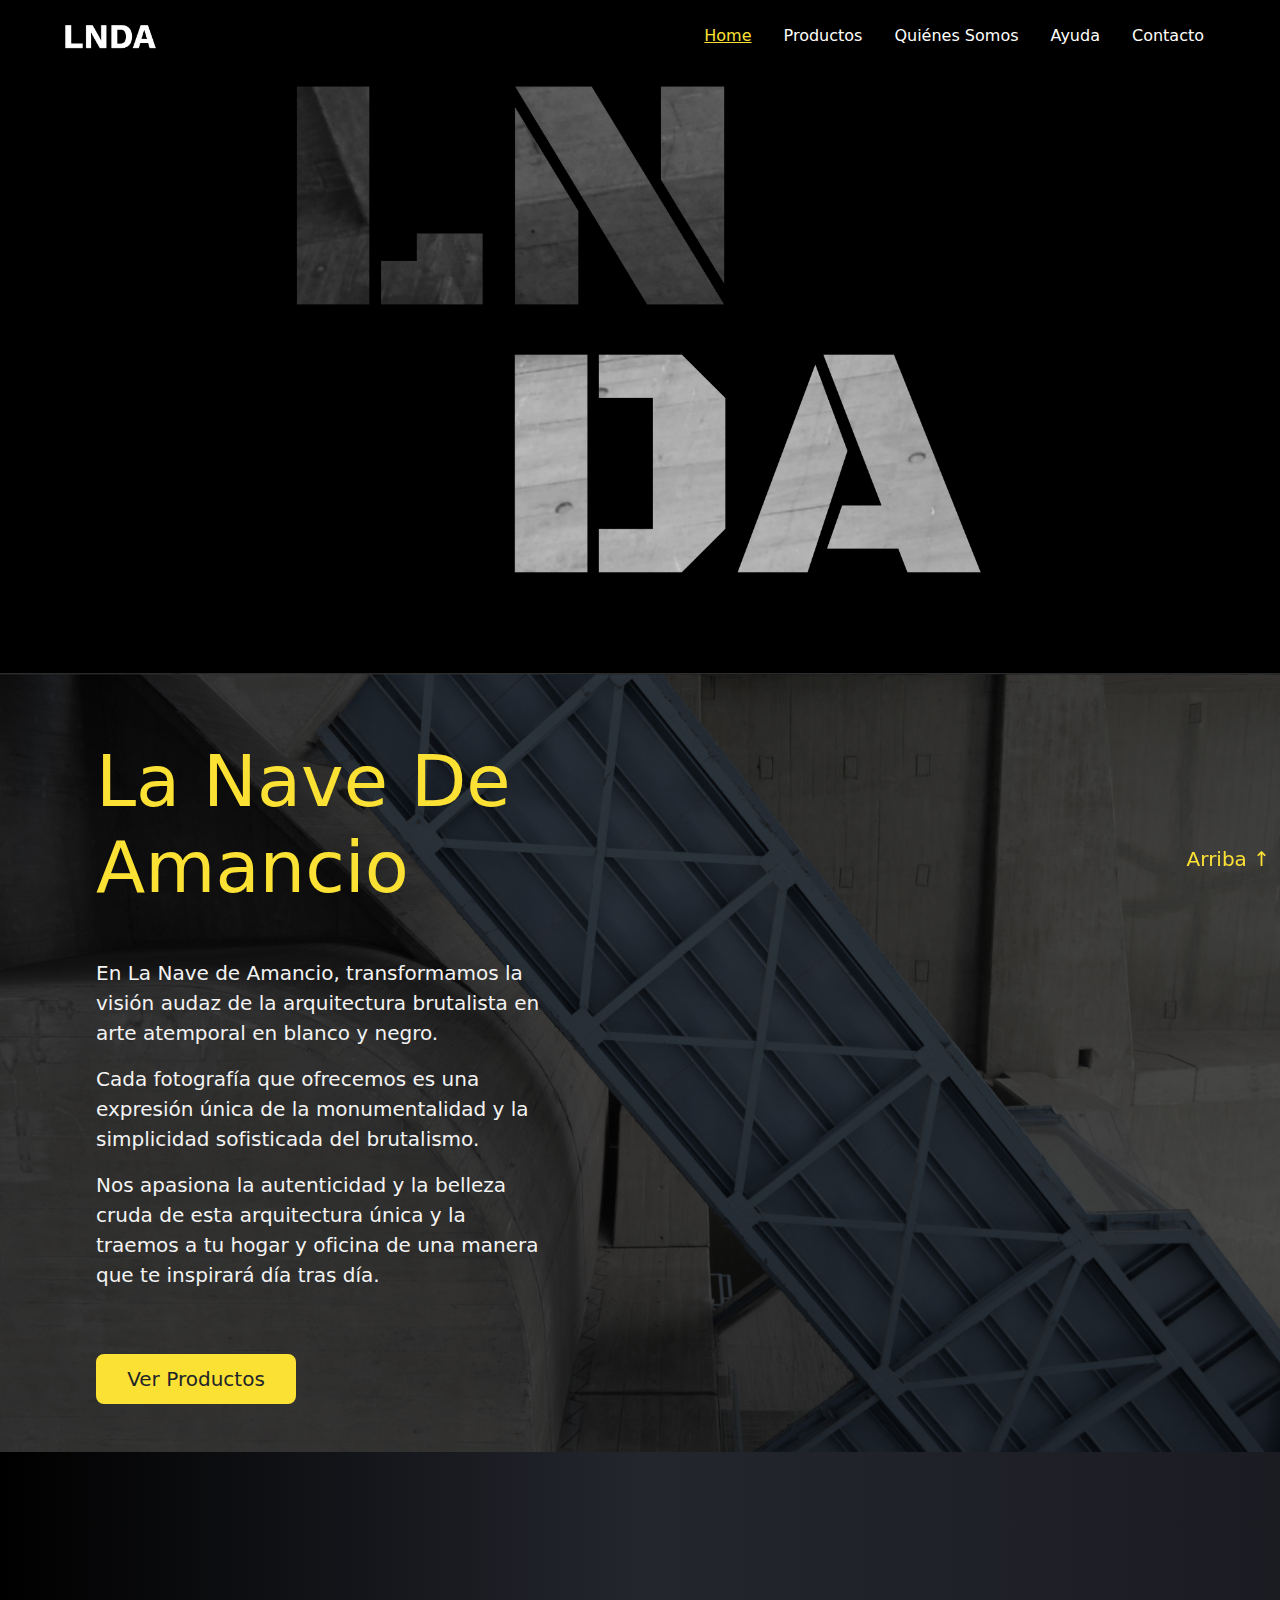
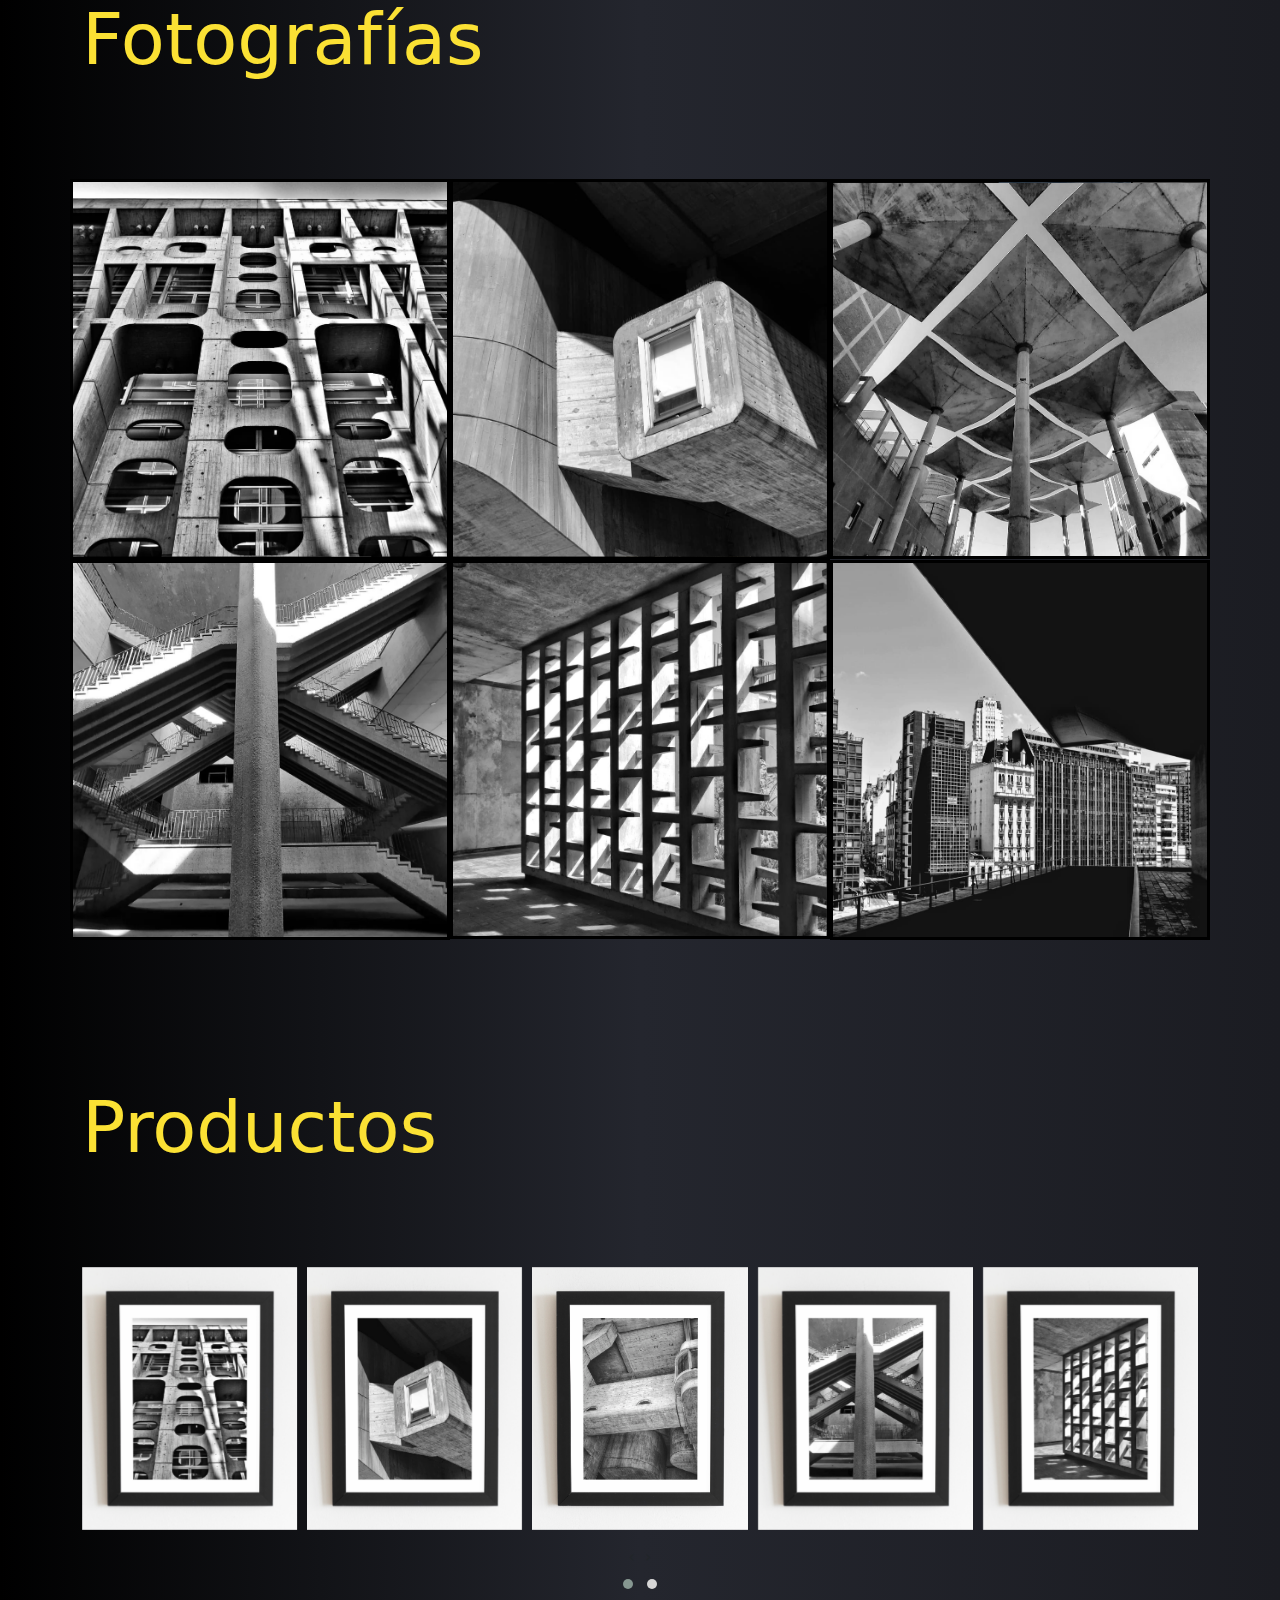
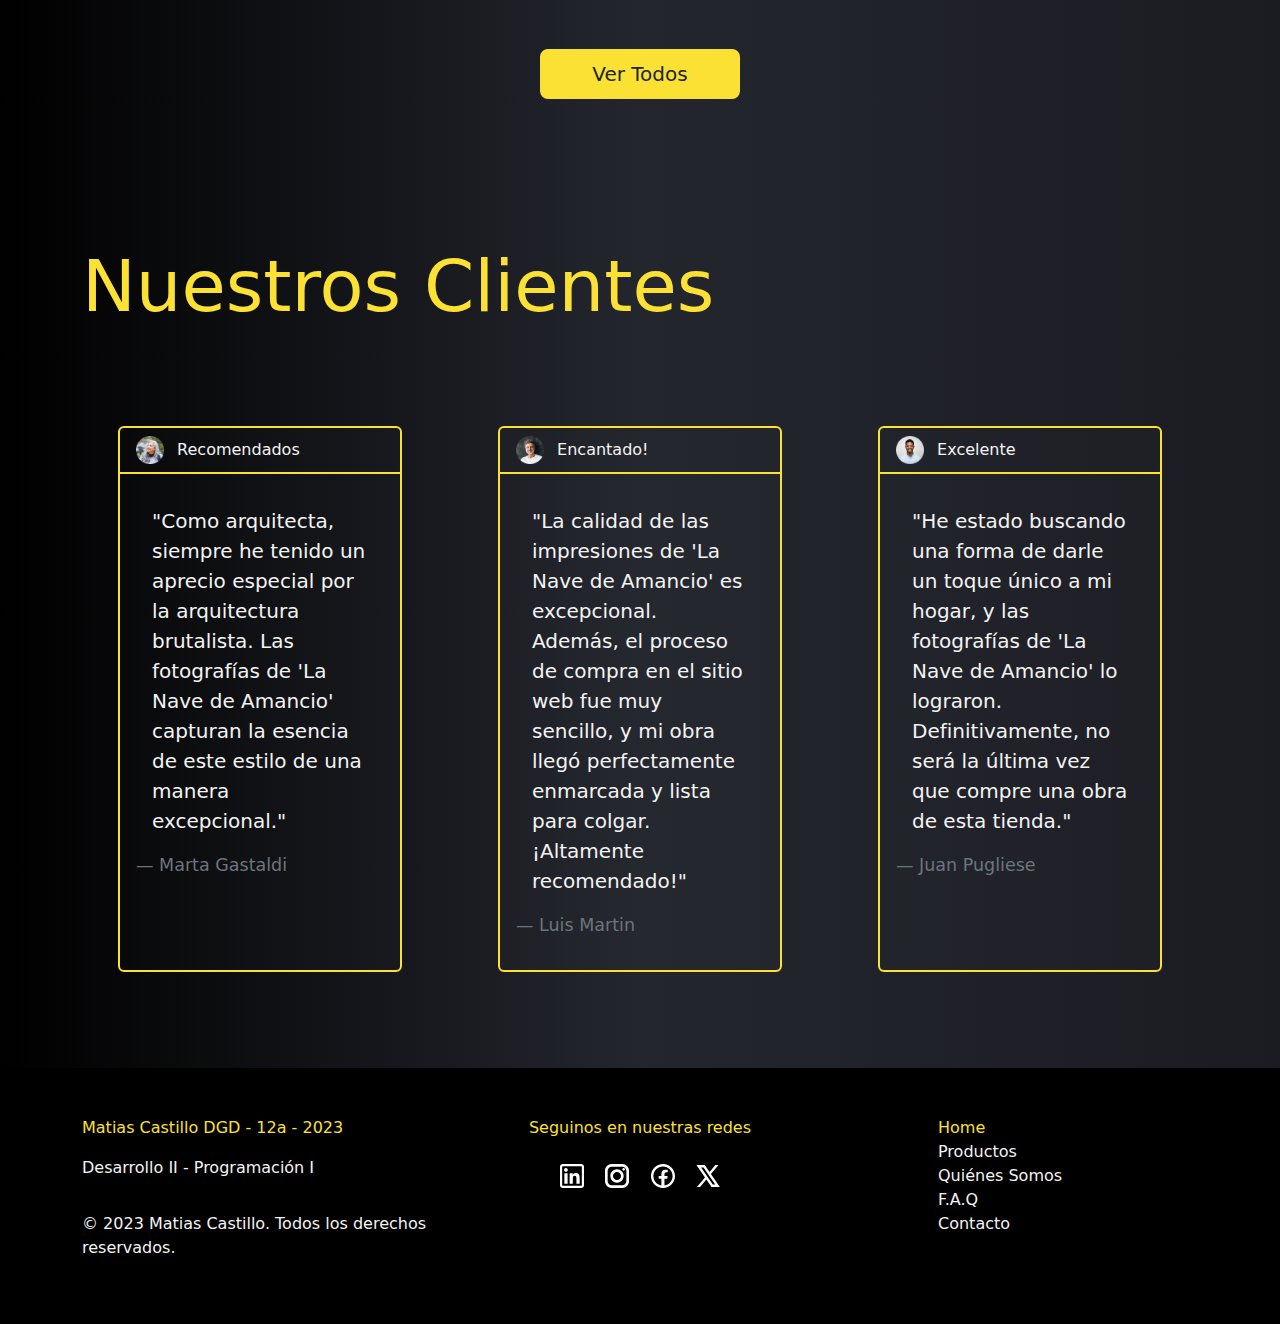
<file: index.html>
<!DOCTYPE html>
<html lang="es">

<head>
  <meta charset="UTF-8">
  <meta name="viewport" content="width=device-width, initial-scale=1.0">
  <title>Bienvenidos</title>

  <!-- Google Fonts-->

  <link rel="preconnect" href="https://fonts.googleapis.com">
  <link rel="preconnect" href="https://fonts.gstatic.com" crossorigin>
  <link
    href="https://fonts.googleapis.com/css2?family=Kanit:wght@200;400&family=Poppins:wght@400;500;600&family=Raleway&family=Work+Sans:wght@300;400;600;700&display=swap"
    rel="stylesheet">

  <!-- Bootstrap -->
  <link rel="stylesheet" href="vendors/bootstrap/css/bootstrap.min.css">


  <!-- Mis estilos -->
  <link rel="stylesheet" href="css/estilos.css">



  <!-- Owl Carousel-->
  <link rel="stylesheet" href="vendors/OwlCarousel2-2.3.4/dist/assets/owl.carousel.min.css">
  <link rel="stylesheet" href="vendors/OwlCarousel2-2.3.4/dist/assets/owl.theme.default.min.css">

  <!--- Favicon --->
  <link rel="icon" href="https://img.icons8.com/windows/32/000000/planet-globe.png" type="image/png">

</head>

<body class="bg-oscuro">

  <header>
    <nav class="navbar navbar-expand-lg bg-black sticky-top ">
      <div class="container-fluid">
        <a class="navbar-brand ms-5" href="#">
          <img src="img/logo_lnda.png" width="100px" alt="Logo" class="d-inline-block align-top">
        </a>
        <button class="navbar-toggler" type="button" data-bs-toggle="collapse" data-bs-target="#navbarNav"
          aria-controls="navbarNav" aria-expanded="false" aria-label="Toggle navigation">
          <span class="navbar-toggler-icon"></span>
        </button>
        <div class="collapse navbar-collapse justify-content-end me-5" id="navbarNav">
          <ul class="navbar-nav ml-auto">
            <li class="nav-item">
              <a class="nav-link active m-2" aria-current="page" href="#">Home</a>
            </li>
            <li class="nav-item">
              <a class="nav-link m-2" href="productos.html">Productos</a>
            </li>
            <li class="nav-item">
              <a class="nav-link m-2" href="historia.html">Quiénes Somos</a>
            </li>
            <li class="nav-item">
              <a class="nav-link m-2" href="preguntas.html">Ayuda</a>
            </li>
            <li class="nav-item">
              <a class="nav-link m-2" href="contacto.html">Contacto</a>
            </li>
          </ul>
        </div>
      </div>
    </nav>

    <div class="container-fluid p-0 d-none d-md-block"><img src="img/bg/header.png" class="img-fluid"></div>

  </header>

  <!----------------- Boton hacia arriba ------------------->
  <a class="ir-arriba text-decoration-none" javascript:void(0) title="Volver arriba">
    <p class="text-yellow">Arriba ↑</p>
  </a>

  <!------------------ Presentacion y CTA --------------------->

  <div class="container-fluid bg-img ">
    <div class="row pt-3">
      <div class="col-12 col-lg-6 px-5 ">
        <h1 class="display-2 text-yellow my-5 px-5">La Nave De Amancio</h1>
        <p class="text-claro fs-5 fw-light px-5">En <strong>La Nave de Amancio</strong>, transformamos la visión audaz
          de la <strong>arquitectura brutalista</strong> en arte atemporal en blanco y
          negro. </p>
        <p class="text-claro fs-5 fw-light px-5">
          Cada fotografía que ofrecemos es una expresión única de la <strong>monumentalidad</strong> y la
          <strong>simplicidad sofisticada</strong>
          del brutalismo.
        </p>
        <p class="text-claro fs-5 fw-light px-5">
          Nos apasiona la <strong>autenticidad y la belleza cruda</strong> de esta arquitectura única y la traemos a tu
          hogar y oficina de una manera que te <strong>inspirará</strong> día tras día.
        </p>
        <div class="ps-5"><a class="btn btn-yellow my-5 btn-lg border-yellow" href="productos.html"
            style="width: 200px;">Ver Productos</a></div>
      </div>

    </div>
  </div>







  <!------------------- Galeria de imagenes ---------------------->

  <div class="container">
    <div class="row my-5">
      <h2 class="display-2 text-yellow my-5 py-5">Fotografías</h2>
      <!-- Primera Fila -->
      <div class="col-md-4 p-0 ">
        <div class="card custom-card">
          <img src="img/galeria/clorindo1.png" class="card-img-top" alt="Ex banco de Londres - Clorindo Testa">
          <div class="card-overlay d-flex align-items-center justify-content-center">
            <p class="card-text fs-5">Ex banco de Londres - Clorindo Testa</p>
          </div>
        </div>
      </div>
      <div class="col-md-4 p-0 ">
        <div class="card custom-card">
          <img src="img/galeria/clorindo2.png" class="card-img-top" alt="Biblioteca Nacional - Clorindo Testa">
          <div class="card-overlay d-flex align-items-center justify-content-center">
            <p class="card-text fs-5">Biblioteca Nacional - Clorindo Testa</p>
          </div>
        </div>
      </div>
      <div class="col-md-4 p-0 ">
        <div class="card custom-card">
          <img src="img/galeria/elmolino1.png" class="card-img-top" alt="El Molino Cultural - Mario Corea">
          <div class="card-overlay d-flex align-items-center justify-content-center">
            <p class="card-text fs-5">El Molino Cultural - Mario Corea</p>
          </div>
        </div>
      </div>

      <!-- Segunda Fila -->
      <div class="col-md-4 p-0 ">
        <div class="card custom-card">
          <img src="img/galeria/fulvia1.png" class="card-img-top" alt="Panteón de Chacarita - Ítala Fulvia">
          <div class="card-overlay d-flex align-items-center justify-content-center">
            <p class="card-text fs-5">Panteón de Chacarita - Ítala Fulvia</p>
          </div>
        </div>
      </div>
      <div class="col-md-4 p-0 ">
        <div class="card custom-card">
          <img src="img/galeria/fulvia2.png" class="card-img-top" alt="Panteón de Chacarita - Ítala Fulvia">
          <div class="card-overlay d-flex align-items-center justify-content-center">
            <p class="card-text fs-5">Panteón de Chacarita - Ítala Fulvia</p>
          </div>
        </div>
      </div>
      <div class="col-md-4 p-0 mb-5">
        <div class="card custom-card">
          <img src="img/galeria/ibm2.png" class="card-img-top" alt="Edificio IBM - Mario R. Álvarez">
          <div class="card-overlay d-flex align-items-center justify-content-center">
            <p class="card-text fs-5">Edificio IBM - Mario R. Álvarez</p>
          </div>
        </div>
      </div>
    </div>
  </div>

  <!------------------------------ Productos ------------------------------------>

  <div class="container">
    <div class="row mb-5">
      <div class="col">
        <h2 class="display-2 text-yellow my-5">Productos</h2>
        <div class="owl-carousel owl-theme pt-5">
          <div><img src="img/carrusel/cuadro1_mini.jpg" alt="cuadro banco de londres"> </div>
          <div><img src="img/carrusel/cuadro2_mini.jpg" alt="cuadro biblioteca nacional"> </div>
          <div><img src="img/carrusel/cuadro3_mini.jpg" alt="cuadro biblioteca nacional"> </div>
          <div><img src="img/carrusel/cuadro4_mini.jpg" alt="cuadro panteón chacarita"> </div>
          <div><img src="img/carrusel/cuadro5_mini.jpg" alt="cuadro panteón chacarita"> </div>
          <div><img src="img/carrusel/cuadro6_mini.jpg" alt="cuadro edificio ibm"> </div>

        </div>
        <div class="d-flex justify-content-center"><a class="btn btn-yellow my-5 btn-lg border-yellow"
            href="productos.html" style="width: 200px;">Ver Todos</a></div>
      </div>
    </div>
  </div>

  <!-----------------------------  Testimonios ----------------------------------->

  <div class="container">
    <div class="row">
      <h2 class="display-2 text-yellow my-5">Nuestros Clientes</h2>
      <div class="col-12 col-lg-4 px-5 my-5">
        <div class="card h-100 bg-card border-yellow">
          <div class="card-header text-claro border-bottom-yellow">
            <img class="pe-2" src="img/marta.png" alt="Marta Gastaldi" class="mr-2"
              style="max-width: 36px; max-height: 36px;">
            Recomendados
          </div>
          <div class="card-body">
            <blockquote class="blockquote mb-0">
              <p class="p-3 text-claro">"Como arquitecta, siempre he tenido un aprecio especial por la arquitectura
                brutalista. Las fotografías de 'La Nave de Amancio' capturan la esencia de este estilo de una manera
                excepcional."</p>
              <footer class="blockquote-footer">Marta Gastaldi</footer>
            </blockquote>
          </div>
        </div>
      </div>

      <div class="col-12 col-lg-4 px-5 my-5">
        <div class="card h-100 bg-card border-yellow">
          <div class="card-header text-claro border-bottom-yellow">
            <img class="pe-2" src="img/luis.png" alt="Luis Martin" class="mr-2"
              style="max-width: 36px; max-height: 36px;">
            Encantado!
          </div>
          <div class="card-body">
            <blockquote class="blockquote mb-0">
              <p class="p-3 text-claro">"La calidad de las impresiones de 'La Nave de Amancio' es excepcional. Además,
                el proceso de compra en el sitio web fue muy sencillo, y mi obra llegó perfectamente enmarcada y lista
                para colgar. ¡Altamente recomendado!" </p>
              <footer class="blockquote-footer mb-3">Luis Martin</footer>
            </blockquote>
          </div>
        </div>
      </div>

      <div class="col-12 col-lg-4 px-5 my-5">
        <div class="card h-100 bg-card border-yellow">
          <div class="card-header text-claro border-bottom-yellow">
            <img class="pe-2" src="img/juan.png" alt="Juean Pugliese" class="mr-2"
              style="max-width: 36px; max-height: 36px;">
            Excelente
          </div>
          <div class="card-body">
            <blockquote class="blockquote mb-0">
              <p class="p-3 text-claro">"He estado buscando una forma de darle un toque único a mi hogar, y las
                fotografías de 'La Nave de Amancio' lo lograron. Definitivamente, no será la última vez que compre una
                obra de esta tienda."</p>
              <footer class="blockquote-footer">Juan Pugliese</footer>
            </blockquote>
          </div>
        </div>
      </div>
    </div>
  </div>




  <!----------------------------- Footer --------------------------------->

  <div class="container-fluid mt-5 bg-black">
    <div class="container">
      <footer class="row">
        <div class="col-12 col-md-4 text-md-center text-sm-start text-claro py-5 order-md-2">
          <p class="pb-2 text-yellow">Seguinos en nuestras redes</p>
          <a href="https://www.linkedin.com/in/matiaslautarocastillo/" target="_blank" class="p-2"><img
              src="img/linkedin.svg" alt="LinkedIn" width="24px"></a>
          <a href="https://www.instagram.com/lanavedeamancio/" target="_blank" class="p-2"><img src="img/instagram.svg"
              alt="Instagram" width="24px"></a>
          <a href="https://www.facebook.com/" target="_blank" class="p-2"><img src="img/facebook.svg" alt="Facebook"
              width="24px"></a>
          <a href="https://twitter.com/?logout=1699987539025" target="_blank" class="p-2"><img src="img/twitterx.svg"
              alt="X" width="24px"></a>
        </div>
        <div class="col 12 col-md-4 text-claro py-5 order-md-1">
          <p class="text-yellow">Matias Castillo DGD - 12a - 2023</p>
          <p class="pb-3">Desarrollo II - Programación I</p>
          <p>&copy; 2023 Matias Castillo. Todos los derechos reservados.</p>
        </div>
        <div class="col-md-4 text-right text-claro py-5 d-flex justify-content-center d-none d-md-block order-md-3">
          <ul class="list-unstyled ps-5 ms-5">
            <li><a href="index.html" class="text-yellow text-decoration-none">Home</a></li>
            <li><a href="productos.html" class="text-claro text-decoration-none">Productos</a></li>
            <li><a href="historia.html" class="text-claro text-decoration-none">Quiénes Somos</a></li>
            <li><a href="preguntas.html" class="text-claro text-decoration-none">F.A.Q</a></li>
            <li><a href="contacto.html" class="text-claro text-decoration-none">Contacto</a></li>
          </ul>
        </div>
      </footer>
    </div>
  </div>




  <!-- Javascript -->
  <script src="vendors/bootstrap/js/bootstrap.bundle.min.js"></script>



  <!-- jQuery-->
  <script src="vendors/jquery-3.7.1.min.js"></script>
  <script src="vendors/OwlCarousel2-2.3.4/dist/owl.carousel.min.js"></script>


  <script>$(".owl-carousel").owlCarousel({
      loop: true,
      margin: 10,
      nav: true,
      responsiveClass: true,
      responsive: {
        0: {
          items: 1,
          nav: true
        },
        600: {
          items: 3,
          nav: true
        },
        1000: {
          items: 5,
          nav: true
        }
      }
    });</script>

  <script>$(document).ready(function () { irArriba(); }); //Hacia arriba

    function irArriba() {
      $('.ir-arriba').click(function () { $('body,html').animate({ scrollTop: '0px' }, 500); });
      $(window).scroll(function () {
        if ($(this).scrollTop() > 0) { $('.ir-arriba').slideDown(600); } else { $('.ir-arriba').slideUp(600); }
      });
      $('.ir-abajo').click(function () { $('body,html').animate({ scrollTop: '1000px' }, 500); });
    }</script>


</body>

</html>
</file>
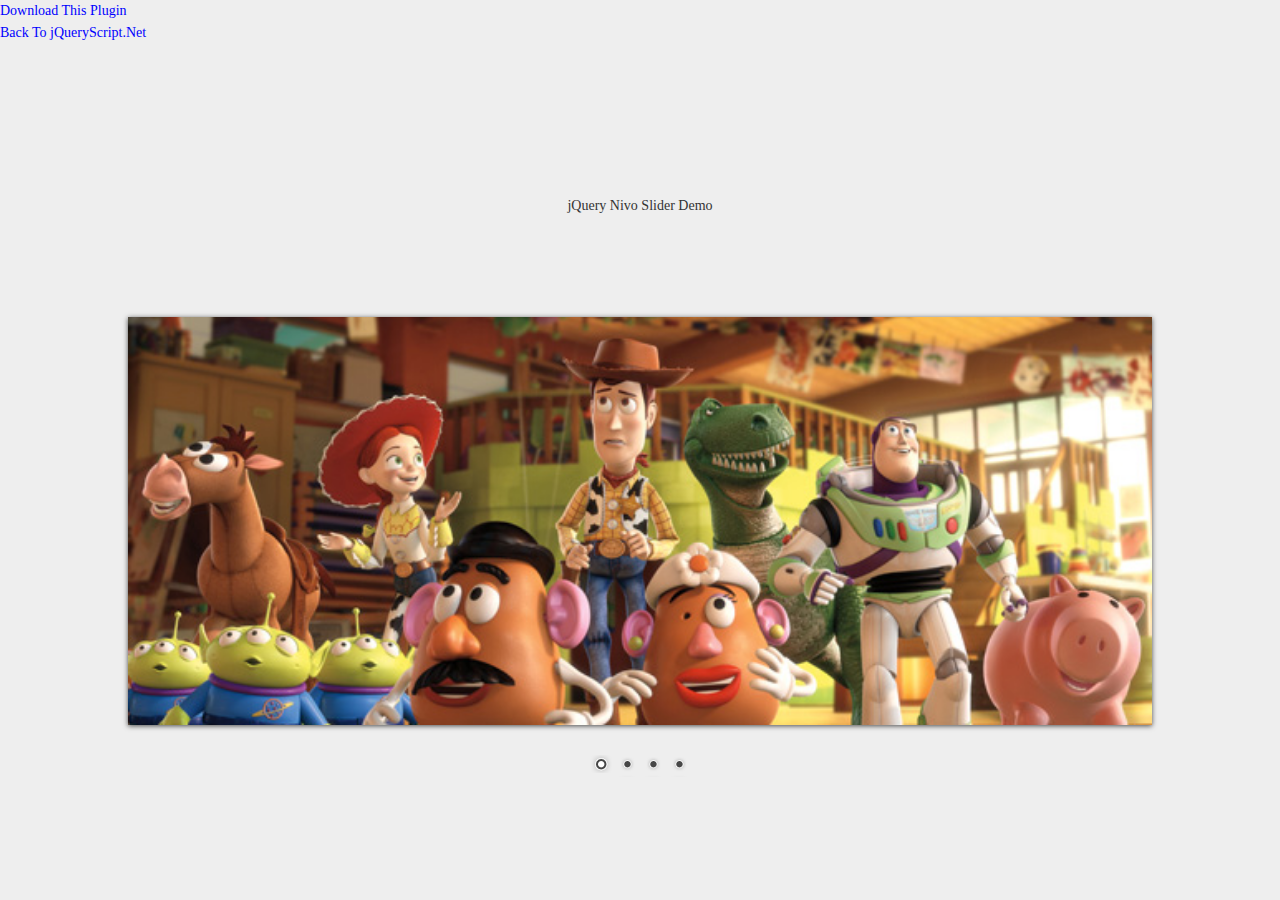
<file: vendors/nivo-slider/index.html>
<!DOCTYPE HTML PUBLIC "-//W3C//DTD HTML 4.01//EN" "http://www.w3.org/TR/html4/strict.dtd">
<meta http-equiv="Content-Type" content="text/html; charset=utf-8">
<html lang="en">
<head>
<title>jQuery Nivo Slider Demo</title>
<link href="http://www.jqueryscript.net/css/jquerysctipttop.css" rel="stylesheet" type="text/css">
<link rel="stylesheet" href="themes/default/default.css" type="text/css" media="screen" />
<link rel="stylesheet" href="themes/light/light.css" type="text/css" media="screen" />
<link rel="stylesheet" href="themes/dark/dark.css" type="text/css" media="screen" />
<link rel="stylesheet" href="themes/bar/bar.css" type="text/css" media="screen" />
<link rel="stylesheet" href="nivo-slider.css" type="text/css" media="screen" />
<link rel="stylesheet" href="demo/style.css" type="text/css" media="screen" />
</head>
<body>
<div id="jquery-script-menu">
<div class="jquery-script-center">
<ul>
<li><a href="http://www.jqueryscript.net/slider/nivo-slider.html">Download This Plugin</a></li>
<li><a href="http://www.jqueryscript.net/">Back To jQueryScript.Net</a></li>
</ul>
<div class="jquery-script-ads"><script type="text/javascript"><!--
google_ad_client = "ca-pub-2783044520727903";
/* jQuery_demo */
google_ad_slot = "2780937993";
google_ad_width = 728;
google_ad_height = 90;
//-->
</script>
<script type="text/javascript"
src="http://pagead2.googlesyndication.com/pagead/show_ads.js">
</script></div>
<div class="jquery-script-clear"></div>
</div>
</div>
<h1 style="margin-top:150px;" align="center">jQuery Nivo Slider Demo</h1>
<div id="wrapper">
<div class="slider-wrapper theme-default">
<div id="slider" class="nivoSlider"> <img src="demo/images/toystory.jpg" data-thumb="demo/images/toystory.jpg" alt="" /> <a href="http://dev7studios.com"><img src="demo/images/up.jpg" data-thumb="demo/images/up.jpg" alt="" title="This is an example of a caption" /></a> <img src="demo/images/walle.jpg" data-thumb="demo/images/walle.jpg" alt="" data-transition="slideInLeft" /> <img src="demo/images/nemo.jpg" data-thumb="demo/images/nemo.jpg" alt="" title="#htmlcaption" /> </div>
<div id="htmlcaption" class="nivo-html-caption"> <strong>This</strong> is an example of a <em>HTML</em> caption with <a href="#">a link</a>. </div>
</div>
</div>
<script src="http://ajax.googleapis.com/ajax/libs/jquery/1.10.2/jquery.min.js"></script> 
<script type="text/javascript" src="jquery.nivo.slider.js"></script> 
<script type="text/javascript">
    $(window).load(function() {
        $('#slider').nivoSlider();
    });
    </script> 
<script type="text/javascript">

  var _gaq = _gaq || [];
  _gaq.push(['_setAccount', 'UA-36251023-1']);
  _gaq.push(['_setDomainName', 'jqueryscript.net']);
  _gaq.push(['_trackPageview']);

  (function() {
    var ga = document.createElement('script'); ga.type = 'text/javascript'; ga.async = true;
    ga.src = ('https:' == document.location.protocol ? 'https://ssl' : 'http://www') + '.google-analytics.com/ga.js';
    var s = document.getElementsByTagName('script')[0]; s.parentNode.insertBefore(ga, s);
  })();

</script>
</body>
</html>
</file>
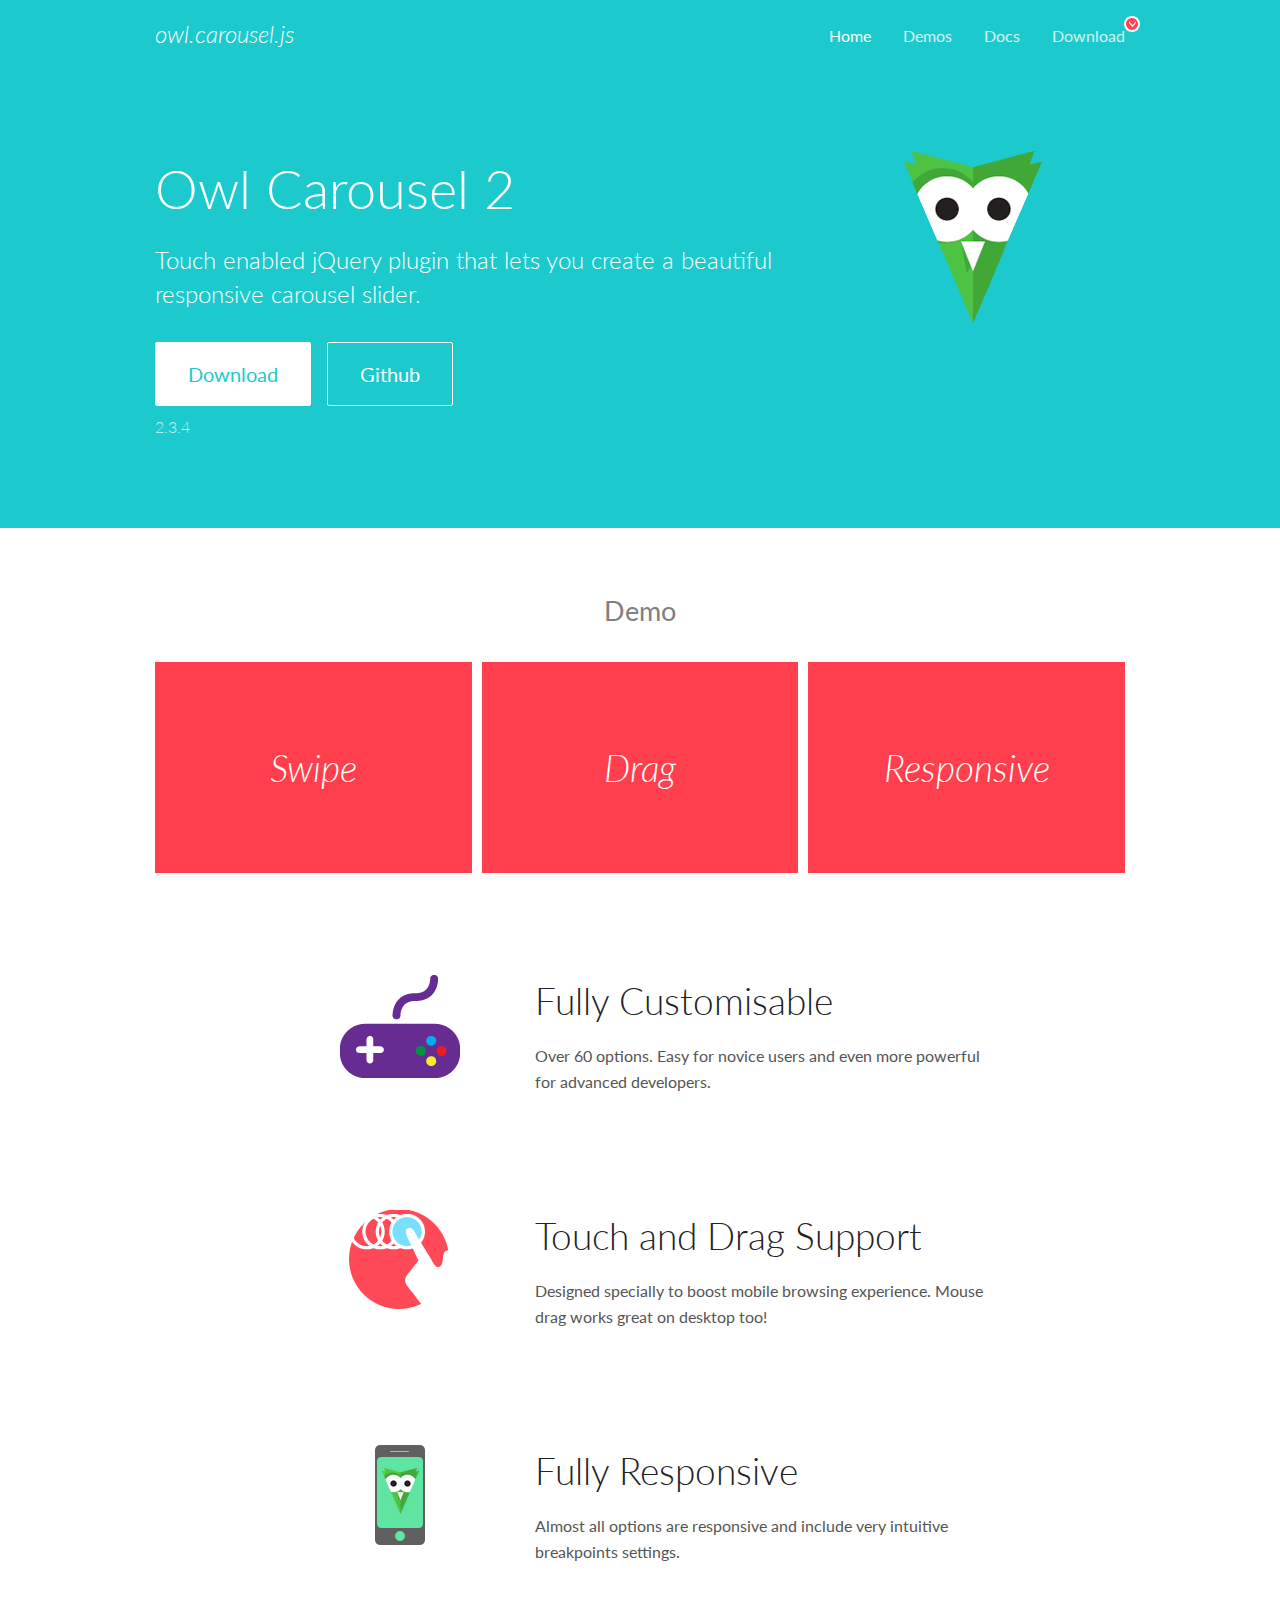
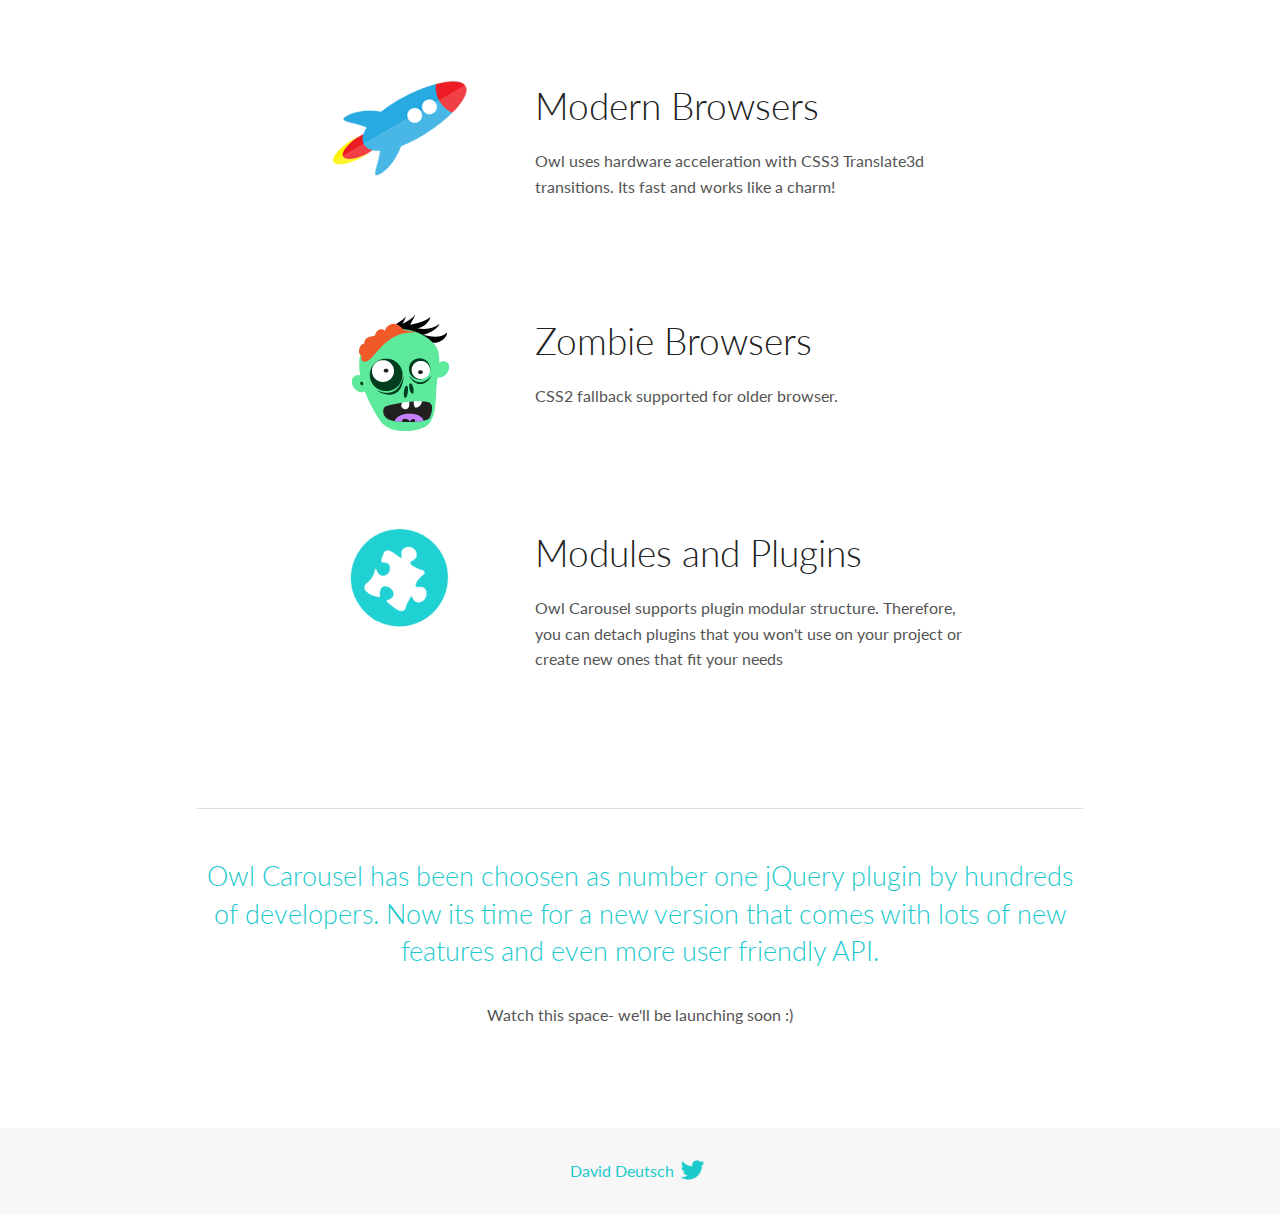
<file: vendors/OwlCarousel2-2.3.4/docs/index.html>
<!DOCTYPE html>
<html lang="en">
  <head>

    <!-- head -->
    <meta charset="utf-8">
    <meta name="msapplication-tap-highlight" content="no" />
    <meta name="viewport" content="width=device-width, initial-scale=1.0" />
    <meta name="description" content="Touch enabled jQuery plugin that lets you create beautiful responsive carousel slider.">
    <meta name="author" content="David Deutsch">
    <title>
      Home | Owl Carousel | 2.3.4
    </title>

    <!-- Stylesheets -->
    <link href='https://fonts.googleapis.com/css?family=Lato:300,400,700,400italic,300italic' rel='stylesheet' type='text/css'>
    <link rel="stylesheet" href="assets/css/docs.theme.min.css">

    <!-- Owl Stylesheets -->
    <link rel="stylesheet" href="assets/owlcarousel/assets/owl.carousel.min.css">
    <link rel="stylesheet" href="assets/owlcarousel/assets/owl.theme.default.min.css">

    <!-- HTML5 shim and Respond.js IE8 support of HTML5 elements and media queries -->

    <!--[if lt IE 9]>
      <script src="https://oss.maxcdn.com/libs/html5shiv/3.7.0/html5shiv.js"></script>
      <script src="https://oss.maxcdn.com/libs/respond.js/1.3.0/respond.min.js"></script>
    <![endif]-->

    <!-- Favicons -->
    <link rel="apple-touch-icon-precomposed" sizes="144x144" href="assets/ico/apple-touch-icon-144-precomposed.png">
    <link rel="shortcut icon" href="assets/ico/favicon.png">
    <link rel="shortcut icon" href="favicon.ico">

    <!-- Yeah i know js should not be in header. Its required for demos.-->

    <!-- javascript -->
    <script src="assets/vendors/jquery.min.js"></script>
    <script src="assets/owlcarousel/owl.carousel.js"></script>
  </head>
  <body>

    <!-- header -->
    <header class="header">
      <div class="row">
        <div class="large-12 columns">
          <div class="brand left">
            <h3>
              <a href="/OwlCarousel2/">owl.carousel.js</a> 
            </h3>
          </div>
          <a id="toggle-nav" class="right">
            <span></span> <span></span> <span></span> 
          </a> 
          <div class="nav-bar">
            <ul class="clearfix">
              <li class="active">
                <a href="/OwlCarousel2/index.html">Home</a> 
              </li>
              <li> <a href="/OwlCarousel2/demos/demos.html">Demos</a>  </li>
              <li> <a href="/OwlCarousel2/docs/started-welcome.html">Docs</a>  </li>
              <li>
                <a href="https://github.com/OwlCarousel2/OwlCarousel2/archive/2.3.4.zip">Download</a> 
                <span class="download"></span> 
              </li>
            </ul>
          </div>
        </div>
      </div>
    </header>

    <!-- home panel -->
    <section id="hero">
      <div class="row">
        <div class="large-8 medium-8 columns">
          <h1>Owl Carousel 2</h1>
          <h4>Touch enabled jQuery plugin that lets you create a beautiful responsive carousel slider.</h4>
          <a href="https://github.com/OwlCarousel2/OwlCarousel2/archive/2.3.4.zip" class="hero-button">Download</a> 
          <a href="https://github.com/OwlCarousel2/OwlCarousel2" class="hero-button outline">Github</a> 
          <p>2.3.4</p>
        </div>
        <div class="large-4 medium-4 columns">
          <img class="owl-logo" src="assets/img/owl-logo.png" alt="mr. Owl">
        </div>
      </div>
    </section>

    <!-- body -->
    <div class="home-demo">
      <div class="row">
        <div class="large-12 columns">
          <h3>Demo</h3>
          <div class="owl-carousel">
            <div class="item">
              <h2>Swipe</h2>
            </div>
            <div class="item">
              <h2>Drag</h2>
            </div>
            <div class="item">
              <h2>Responsive</h2>
            </div>
            <div class="item">
              <h2>CSS3</h2>
            </div>
            <div class="item">
              <h2>Fast</h2>
            </div>
            <div class="item">
              <h2>Easy</h2>
            </div>
            <div class="item">
              <h2>Free</h2>
            </div>
            <div class="item">
              <h2>Upgradable</h2>
            </div>
            <div class="item">
              <h2>Tons of options</h2>
            </div>
            <div class="item">
              <h2>Infinity</h2>
            </div>
            <div class="item">
              <h2>Auto Width</h2>
            </div>
          </div>
        </div>
      </div>
    </div>
    <script>
      var owl = $('.owl-carousel');
      owl.owlCarousel({
        margin: 10,
        loop: true,
        responsive: {
          0: {
            items: 1
          },
          600: {
            items: 2
          },
          1000: {
            items: 3
          }
        }
      })
    </script>

    <!-- features -->
    <div id="features">
      <div class="row">
        <div class="small-12 medium-9 small-centered columns">
          <section class="row feature">
            <div class="medium-4 small-12 columns">
              <img src="assets/img/feature-options.png" alt="">
            </div>
            <div class="medium-8 small-12 columns">
              <h2>Fully Customisable</h2>
              <p>Over 60 options. Easy for novice users and even more powerful for advanced developers.</p>
            </div>
          </section>
          <section class="row feature">
            <div class="medium-4 small-12 columns">
              <img src="assets/img/feature-drag.png" alt="">
            </div>
            <div class="medium-8 small-12 columns">
              <h2>Touch and Drag Support</h2>
              <p>Designed specially to boost mobile browsing experience. Mouse drag works great on desktop too!</p>
            </div>
          </section>
          <section class="row feature">
            <div class="medium-4 small-12 columns">
              <img src="assets/img/feature-responsive.png" alt="">
            </div>
            <div class="medium-8 small-12 columns">
              <h2>Fully Responsive</h2>
              <p>Almost all options are responsive and include very intuitive breakpoints settings.</p>
            </div>
          </section>
          <section class="row feature">
            <div class="medium-4 small-12 columns">
              <img src="assets/img/feature-modern.png" alt="">
            </div>
            <div class="medium-8 small-12 columns">
              <h2>Modern Browsers</h2>
              <p>Owl uses hardware acceleration with CSS3 Translate3d transitions. Its fast and works like a charm! </p>
            </div>
          </section>
          <section class="row feature">
            <div class="medium-4 small-12 columns">
              <img src="assets/img/feature-zombie.png" alt="">
            </div>
            <div class="medium-8 small-12 columns">
              <h2>Zombie Browsers</h2>
              <p>CSS2 fallback supported for older browser.</p>
            </div>
          </section>
          <section class="row feature">
            <div class="medium-4 small-12 columns">
              <img src="assets/img/feature-module.png" alt="">
            </div>
            <div class="medium-8 small-12 columns">
              <h2>Modules and Plugins</h2>
              <p>Owl Carousel supports plugin modular structure. Therefore, you can detach plugins that you won&#x27;t use on your project or create new ones that fit your needs</p>
            </div>
          </section>
        </div>
      </div>
    </div>

    <!-- footer -->
    <section id="teaser-text">
      <div class="row">
        <div class="small-12 medium-11 small-centered columns">
          <hr>
          <h3 id="owl-carousel-has-been-choosen-as-number-one-jquery-plugin-by-hundreds-of-developers-now-its-time-for-a-new-version-that-comes-with-lots-of-new-features-and-even-more-user-friendly-api-">Owl Carousel has been choosen as number one jQuery plugin by hundreds of developers. Now its time for a new version that comes with lots of new features and even more user friendly API.</h3>
          <p>Watch this space- we&#39;ll be launching soon :)</p>
        </div>
      </div>
    </section>

    <!-- footer -->
    <footer class="footer">
      <div class="row">
        <div class="large-12 columns">
          <h5>
            <a href="/OwlCarousel2/docs/support-contact.html">David Deutsch</a> 
            <a id="custom-tweet-button" href="https://twitter.com/share?url=https://github.com/OwlCarousel2/OwlCarousel2&text=Owl Carousel - This is so awesome! " target="_blank"></a> 
          </h5>
        </div>
      </div>
    </footer>

    <!-- vendors -->
    <script src="assets/vendors/highlight.js"></script>
    <script src="assets/js/app.js"></script>
  </body>
</html>
</file>
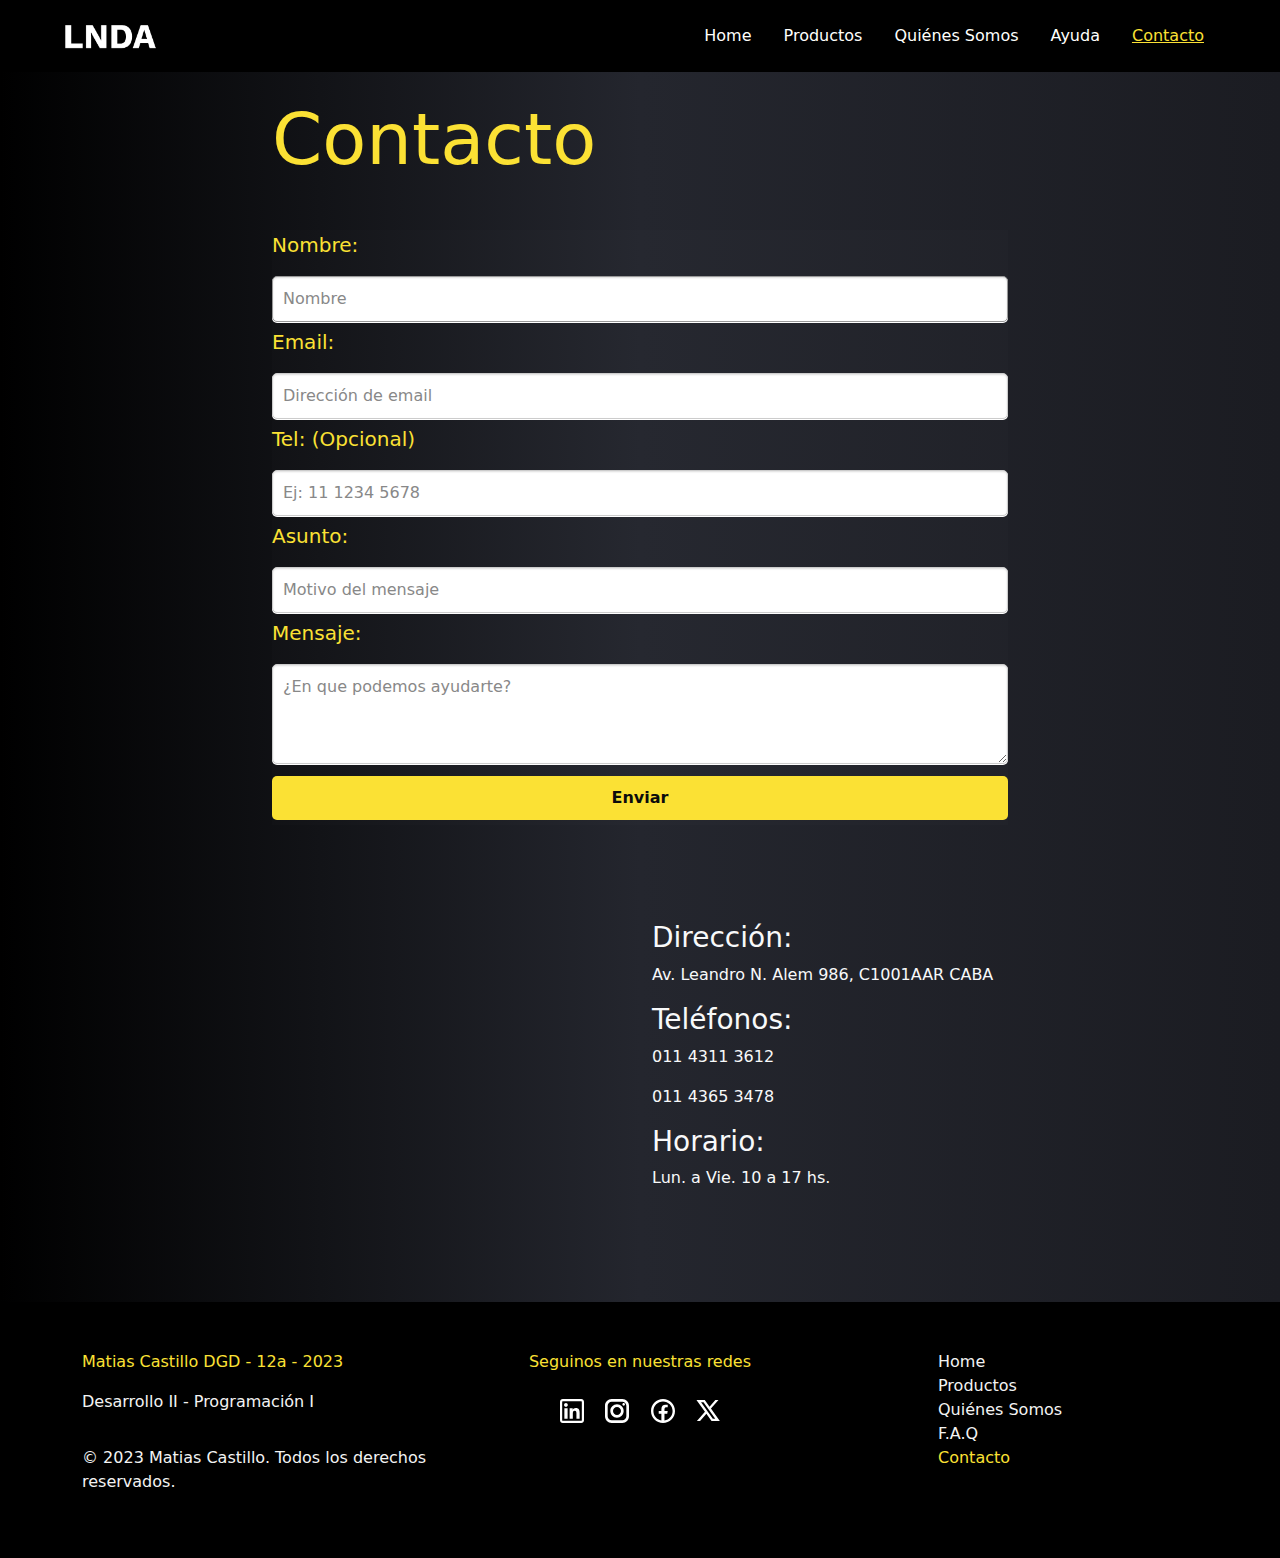
<file: contacto.html>
<!DOCTYPE html>
<html lang="es">

<head>
    <meta charset="UTF-8">
    <meta name="viewport" content="width=device-width, initial-scale=1.0">
    <title>Contacto</title>

    
  <!-- Google Fonts-->

  <link rel="preconnect" href="https://fonts.googleapis.com">
  <link rel="preconnect" href="https://fonts.gstatic.com" crossorigin>
  <link
    href="https://fonts.googleapis.com/css2?family=Kanit:wght@200;400&family=Poppins:wght@400;500;600&family=Raleway&family=Work+Sans:wght@300;400;600;700&display=swap"
    rel="stylesheet">

    <!-- Bootstrap -->
    <link rel="stylesheet" href="vendors/bootstrap/css/bootstrap.min.css">


    <!-- Mis estilos -->
    <link rel="stylesheet" href="css/estilos.css">

    <!--- Favicon --->
  <link rel="icon" href="https://img.icons8.com/windows/32/000000/planet-globe.png" type="image/png">
  
</head>

<body class="bg-oscuro">

    <header>
        <nav class="navbar navbar-expand-lg bg-black sticky-top ">
            <div class="container-fluid">
                <a class="navbar-brand ms-5" href="#">
                    <img src="img/logo_lnda.png" width="100px" alt="Logo" class="d-inline-block align-top">
                </a>
                <button class="navbar-toggler" type="button" data-bs-toggle="collapse" data-bs-target="#navbarNav"
                    aria-controls="navbarNav" aria-expanded="false" aria-label="Toggle navigation">
                    <span class="navbar-toggler-icon"></span>
                </button>
                <div class="collapse navbar-collapse justify-content-end me-5" id="navbarNav">
                    <ul class="navbar-nav ml-auto">
                        <li class="nav-item">
                            <a class="nav-link  m-2" href="index.html">Home</a>
                        </li>
                        <li class="nav-item">
                            <a class="nav-link m-2" href="productos.html">Productos</a>
                        </li>
                        <li class="nav-item">
                            <a class="nav-link m-2" href="historia.html">Quiénes Somos</a>
                        </li>
                        <li class="nav-item">
                            <a class="nav-link m-2" href="preguntas.html">Ayuda</a>
                        </li>
                        <li class="nav-item">
                            <a class="nav-link active m-2" aria-current="page" href="contacto.html">Contacto</a>
                        </li>
                    </ul>
                </div>
            </div>
        </nav>
    </header>

    <div class="container">
        <div class="row mt-5">
            <div class="col-lg-8 col-12 mx-auto">
                <h1 class="text-yellow display-2 my-5">Contacto</h1>
                <form id="contact-form" action="/" method="post" class="bg-card mb-5">
                    <div>
                        <label class="w-100">
                            <p class="text-yellow fs-5">Nombre:</p>
                            <input placeholder="Nombre" type="text" tabindex="1" required autofocus>
                        </label>
                    </div>
                    <div>
                        <label class="w-100">
                            <p class="text-yellow fs-5">Email:</p>
                            <input placeholder="Dirección de email" type="email" tabindex="2" required>
                        </label>
                    </div>
                    <div>
                        <label class="w-100">
                            <p class="text-yellow fs-5">Tel: (Opcional)</p>
                            <input placeholder="Ej: 11 1234 5678" type="tel" tabindex="3" required>
                        </label>
                    </div>
                    <div>
                        <label class="w-100">
                            <p class="text-yellow fs-5">Asunto:</p>
                            <input placeholder="Motivo del mensaje" type="url" tabindex="4" required>
                        </label>
                    </div>
                    <div>
                        <label class="w-100">
                            <p class="text-yellow fs-5">Mensaje:</p>
                            <textarea placeholder="¿En que podemos ayudarte?" tabindex="5" required></textarea>
                        </label>
                    </div>
                    <div>
                        <button name="submit" type="submit" id="contact-submit" class="fw-bold">Enviar</button>
                    </div>
                </form>
            </div>
        </div>
        <div class="row">
            <div class="col-12 col-lg-4 col-12 mx-auto text-claro d-flex me-0 my-5 ">
                <iframe
                    src="https://www.google.com/maps/embed?pb=!1m14!1m12!1m3!1d495.31650928383004!2d-58.371683859679294!3d-34.59638838236852!2m3!1f0!2f0!3f0!3m2!1i1024!2i768!4f13.1!5e0!3m2!1ses!2sar!4v1687102226060!5m2!1ses!2sar"
                    style="border:0; border-radius: 10px;" allowfullscreen="" loading="lazy"
                    referrerpolicy="no-referrer-when-downgrade"></iframe>
            </div>
            <div class="col-12 col-lg-4 col-12 mx-auto text-light text-left ms-0 my-5">
                <h3 class="fw-light">Dirección:</h3>
                <p>Av. Leandro N. Alem 986, C1001AAR CABA</p>
                <h3 class="fw-light">Teléfonos:</h3>
                <p>011 4311 3612</p>
                <p>011 4365 3478</p>
                <h3 class="fw-light">Horario:</h3>
                <p>Lun. a Vie. 10 a 17 hs.</p>
            </div>

        </div>
    </div>

    <!------------------- Footer -------------------->

    <div class="container-fluid mt-5 bg-black">
        <div class="container">
            <footer class="row">
                <div class="col-12 col-md-4 text-md-center text-sm-start text-light py-5 order-md-2">
                    <p class="pb-2 text-yellow">Seguinos en nuestras redes</p>
                    <a href="https://www.linkedin.com/in/matiaslautarocastillo/" target="_blank" class="p-2"><img
                            src="img/linkedin.svg" alt="LinkedIn" width="24px"></a>
                    <a href="https://www.instagram.com/lanavedeamancio/" target="_blank" class="p-2"><img
                            src="img/instagram.svg" alt="Instagram" width="24px"></a>
                    <a href="https://www.facebook.com/" target="_blank" class="p-2"><img src="img/facebook.svg"
                            alt="Facebook" width="24px"></a>
                    <a href="https://twitter.com/?logout=1699987539025" target="_blank" class="p-2"><img
                            src="img/twitterx.svg" alt="X" width="24px"></a>
                </div>
                <div class="col 12 col-md-4 text-claro py-5 order-md-1">
                    <p class="text-yellow">Matias Castillo DGD - 12a - 2023</p>
                    <p class="pb-3">Desarrollo II - Programación I</p>
                    <p>&copy; 2023 Matias Castillo. Todos los derechos reservados.</p>
                </div>
                <div
                    class="col-md-4 text-claro py-5 d-none d-md-block order-md-3">
                        <ul class="list-unstyled ps-5 ms-5">
                                <li><a href="index.html" class="text-claro text-decoration-none">Home</a></li>
                                <li><a href="productos.html" class="text-claro text-decoration-none">Productos</a></li>
                                <li><a href="historia.html" class="text-claro text-decoration-none">Quiénes Somos</a></li>
                                <li><a href="preguntas.html" class="text-claro text-decoration-none">F.A.Q</a></li>
                                <li><a href="contacto.html" class="text-yellow text-decoration-none">Contacto</a></li>
                        </ul>
                </div>
            </footer>
        </div>
    </div>


    <!-- Javascript -->
    <script src="vendors/bootstrap/js/bootstrap.bundle.min.js"></script>

    <!-- jQuery -->
    <script src="vendors/jquery-3.7.1.min.js"></script>
</body>

</html>
</file>
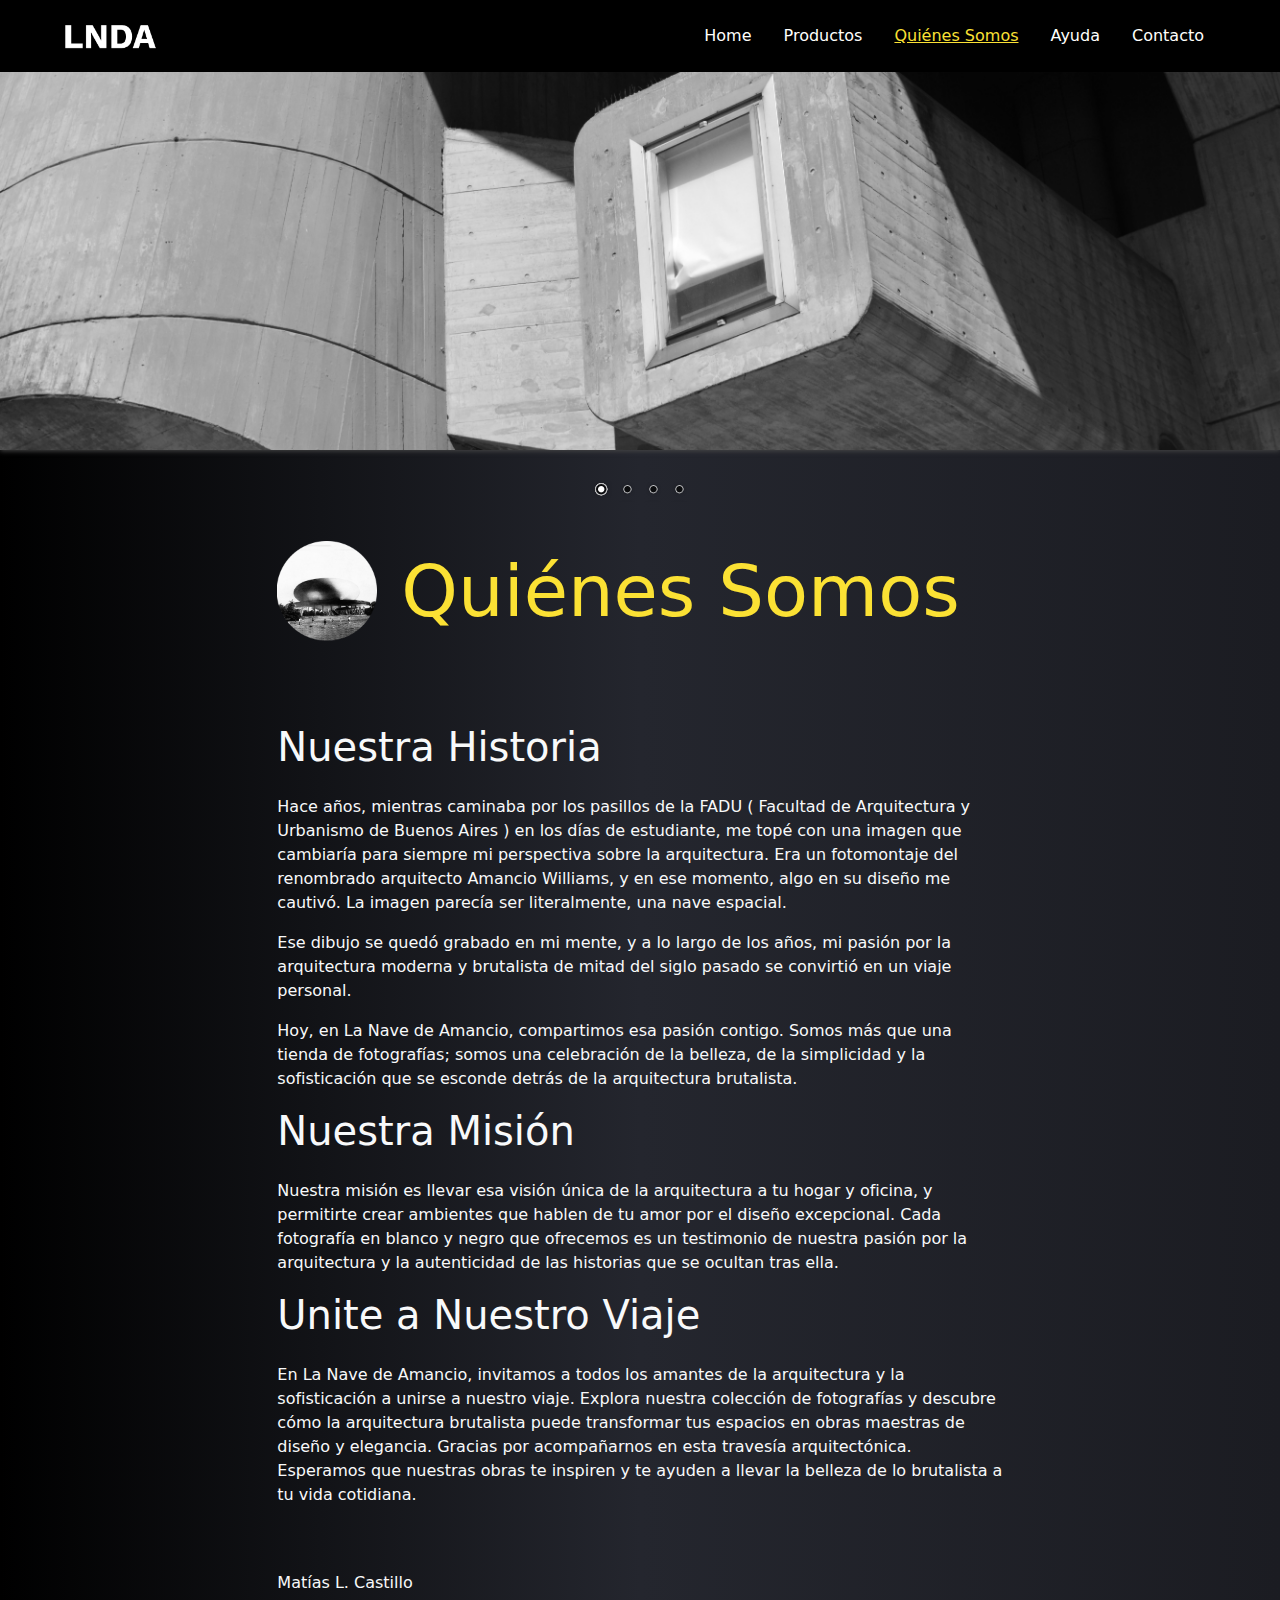
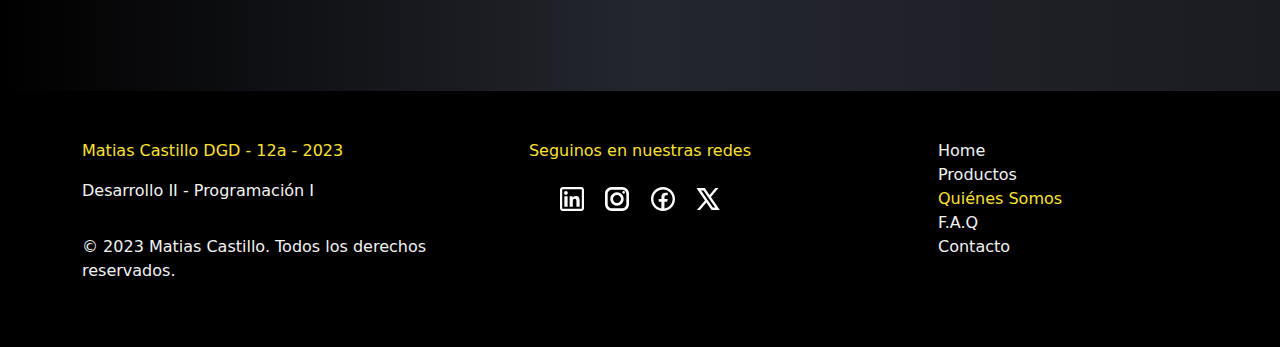
<file: historia.html>
<!DOCTYPE html>
<html lang="es">

<head>
  <meta charset="UTF-8">
  <meta name="viewport" content="width=device-width, initial-scale=1.0">
  <title>Historia</title>

  
  <!-- Google Fonts-->

  <link rel="preconnect" href="https://fonts.googleapis.com">
  <link rel="preconnect" href="https://fonts.gstatic.com" crossorigin>
  <link
    href="https://fonts.googleapis.com/css2?family=Kanit:wght@200;400&family=Poppins:wght@400;500;600&family=Raleway&family=Work+Sans:wght@300;400;600;700&display=swap"
    rel="stylesheet">

  <!-- Bootstrap -->
  <link rel="stylesheet" href="vendors/bootstrap/css/bootstrap.min.css">


  <!-- Mis estilos -->
  <link rel="stylesheet" href="css/estilos.css">

  <!-- Nivo Slider -->
  <link rel="stylesheet" href="vendors/nivo-slider/themes/default/default.css" type="text/css" media="screen" />
  <link rel="stylesheet" href="vendors/nivo-slider/nivo-slider.css" type="text/css" media="screen" />

  <!--- Favicon --->
  <link rel="icon" href="https://img.icons8.com/windows/32/000000/planet-globe.png" type="image/png">
  
</head>

<body class="bg-oscuro">

  <header>
    <nav class="navbar navbar-expand-lg bg-black sticky-top ">
      <div class="container-fluid">
        <a class="navbar-brand ms-5" href="#">
          <img src="img/logo_lnda.png" width="100px" alt="Logo" class="d-inline-block align-top">
        </a>
        <button class="navbar-toggler" type="button" data-bs-toggle="collapse" data-bs-target="#navbarNav"
          aria-controls="navbarNav" aria-expanded="false" aria-label="Toggle navigation">
          <span class="navbar-toggler-icon"></span>
        </button>
        <div class="collapse navbar-collapse justify-content-end me-5" id="navbarNav">
          <ul class="navbar-nav ml-auto">
            <li class="nav-item">
              <a class="nav-link  m-2" href="index.html">Home</a>
            </li>
            <li class="nav-item">
              <a class="nav-link m-2" href="productos.html">Productos</a>
            </li>
            <li class="nav-item">
              <a class="nav-link active m-2" aria-current="page" href="historia.html">Quiénes Somos</a>
            </li>
            <li class="nav-item">
              <a class="nav-link m-2" href="preguntas.html">Ayuda</a>
            </li>
            <li class="nav-item">
              <a class="nav-link m-2" href="contacto.html">Contacto</a>
            </li>
          </ul>
        </div>
      </div>
    </nav>
  </header>

  <!-- Nivo Slider -->

  <div class="theme-default">
    <div id="slider" class="nivoSlider">
      <img src="img/slider/slider1.jpg" data-thumb="img/slider/slider1.jpg" alt="Biblioteca Nacional, Clorindo Testa"
        data-transition="slideInLeft" />
      <img src="img/slider/slider2.jpg" data-thumb="img/slider/slider2.jpg" alt="Torre IBM, M. Roberto Alvarez"
        data-transition="slideInLeft" />
      <img src="img/slider/slider3.jpg" data-thumb="img/slider/slider3.jpg" alt="Banco de Londres, Clorindo Testa"
        data-transition="slideInLeft" />
      <img src="img/slider/slider4.jpg" data-thumb="img/slider/slider4.jpg" alt="Biblioteca Nacional, Clorindo Testa"
        data-transition="slideInLeft" />
    </div>
  </div>

  <div class="container">
    <div class="row mb-5 px-2">
      <div class="col-lg-8 text-light mx-auto mb-5">
        <div class="col text-claro mx-auto mb-5 d-flex align-items-center">
          <img src="img/logo1.png" width="100px" height="100px" alt="logo la nave de amancio" class="mr-3" />
          <h1 class="display-2 text-yellow my-4 ps-4">Quiénes Somos</h1>
        </div>
        <h3 class="display-6 py-3">Nuestra Historia</h3>

        <p class="fw-light">
          Hace años, mientras caminaba por los pasillos de la FADU ( Facultad de Arquitectura y Urbanismo de Buenos
          Aires ) en los días de estudiante, me topé con una imagen que cambiaría para siempre mi perspectiva sobre la
          arquitectura. Era un fotomontaje del renombrado arquitecto Amancio Williams, y en ese momento,
          algo en su
          diseño me cautivó. La imagen parecía ser literalmente, una nave espacial.</p>

        <p class="fw-light">
          Ese dibujo se quedó grabado en mi mente, y a lo largo de los años, mi pasión por la arquitectura moderna y
          brutalista de mitad del siglo pasado se convirtió en un viaje personal.
        </p>

        <p class="fw-light">
          Hoy, en La Nave de Amancio, compartimos esa pasión contigo. Somos más que una tienda de fotografías; somos una
          celebración de la belleza, de la simplicidad y la sofisticación que se esconde detrás de la arquitectura
          brutalista.
        </p>


        <h3 class="display-6 pb-3">Nuestra Misión</h3>

        <p class="fw-light">Nuestra misión es llevar esa visión única de la arquitectura a tu hogar y oficina, y
          permitirte crear
          ambientes que hablen de tu amor por el diseño excepcional. Cada fotografía en blanco y negro que ofrecemos es
          un testimonio de nuestra pasión por la arquitectura y la autenticidad de las historias que se ocultan tras
          ella.</p>

        <h3 class="display-6 pb-3">Unite a Nuestro Viaje</h3>

        <p class="pb-5 fw-light">
          En La Nave de Amancio, invitamos a todos los amantes de la arquitectura y la sofisticación a unirse a nuestro
          viaje. Explora nuestra colección de fotografías y descubre cómo la arquitectura brutalista puede transformar
          tus espacios en obras maestras de diseño y elegancia.

          Gracias por acompañarnos en esta travesía arquitectónica. Esperamos que nuestras obras te inspiren y te ayuden
          a llevar la belleza de lo brutalista a tu vida cotidiana.
        </p>

        <span>Matías L. Castillo</span>
      </div>
    </div>
  </div>

  <!------------------- Footer -------------------->

  <div class="container-fluid mt-5 bg-black">
    <div class="container">
      <footer class="row">
        <div class="col-12 col-md-4 text-md-center text-sm-start text-light py-5 order-md-2">
          <p class="pb-2 text-yellow">Seguinos en nuestras redes</p>
          <a href="https://www.linkedin.com/in/matiaslautarocastillo/" target="_blank" class="p-2"><img
              src="img/linkedin.svg" alt="LinkedIn" width="24px"></a>
          <a href="https://www.instagram.com/lanavedeamancio/" target="_blank" class="p-2"><img src="img/instagram.svg"
              alt="Instagram" width="24px"></a>
          <a href="https://www.facebook.com/" target="_blank" class="p-2"><img src="img/facebook.svg" alt="Facebook"
              width="24px"></a>
          <a href="https://twitter.com/?logout=1699987539025" target="_blank" class="p-2"><img src="img/twitterx.svg"
              alt="X" width="24px"></a>
        </div>
        <div class="col 12 col-md-4 text-claro py-5 order-md-1">
          <p class="text-yellow">Matias Castillo DGD - 12a - 2023</p>
          <p class="pb-3">Desarrollo II - Programación I</p>
          <p>&copy; 2023 Matias Castillo. Todos los derechos reservados.</p>
        </div>
        <div class="col-md-4 text-right text-light py-5 d-flex justify-content-center d-none d-md-block order-md-3">
          <ul class="list-unstyled ps-5 ms-5">
            <li><a href="index.html" class="text-claro text-decoration-none">Home</a></li>
            <li><a href="productos.html" class="text-claro text-decoration-none">Productos</a></li>
            <li><a href="historia.html" class="text-yellow text-decoration-none">Quiénes Somos</a></li>
            <li><a href="preguntas.html" class="text-claro text-decoration-none">F.A.Q</a></li>
            <li><a href="contacto.html" class="text-claro text-decoration-none">Contacto</a></li>
          </ul>
        </div>
      </footer>
    </div>
  </div>





  <!-- Javascript -->
  <script src="vendors/bootstrap/js/bootstrap.bundle.min.js"></script>

  <!-- jQuery -->
  <script src="vendors/jquery-3.7.1.min.js"></script>
  <script src="vendors/nivo-slider/jquery.nivo.slider.js"></script>

  <script>$('#slider').nivoSlider();</script>

</body>

</html>
</file>
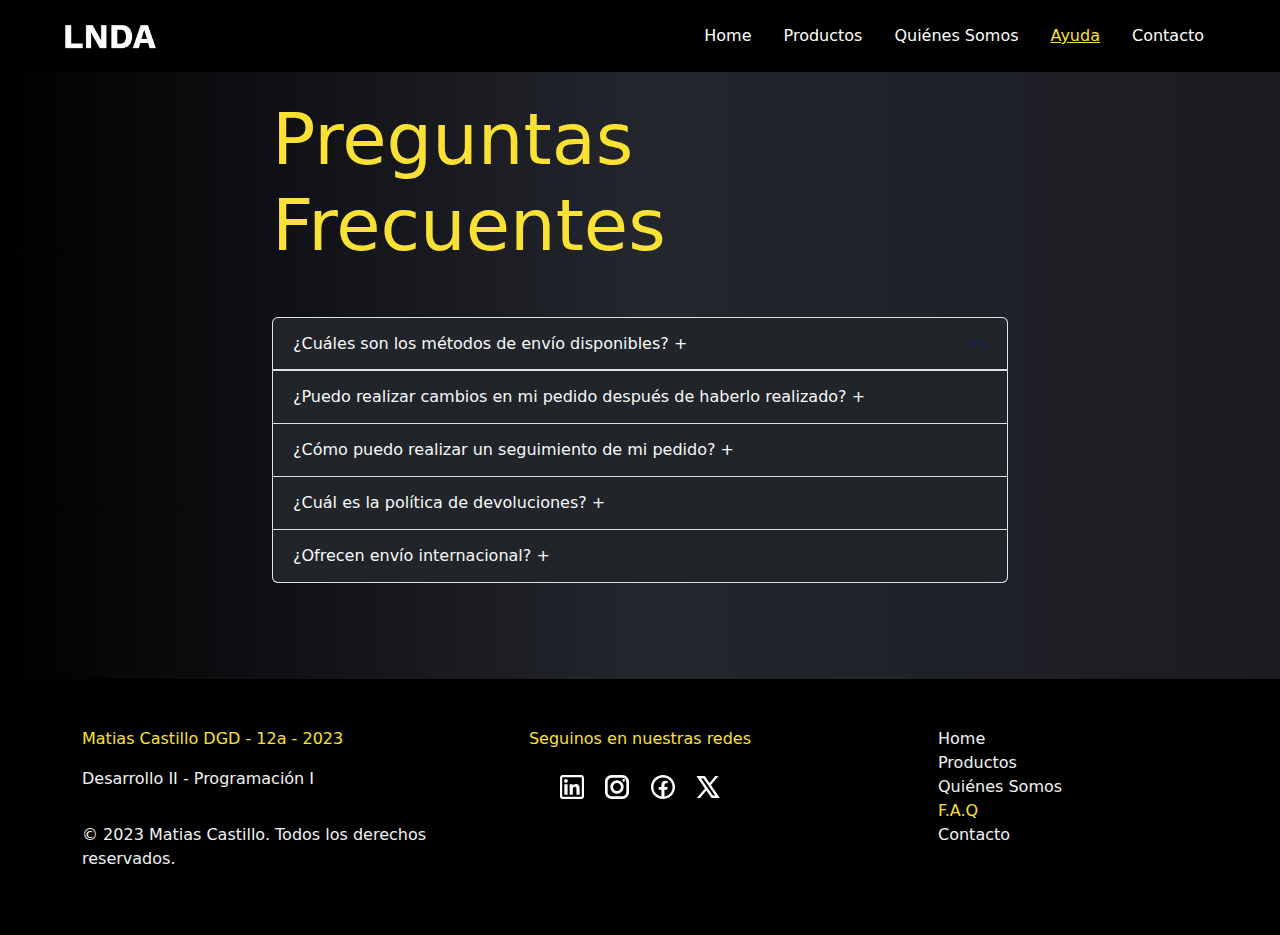
<file: preguntas.html>
<!DOCTYPE html>
<html lang="es">

<head>
  <meta charset="UTF-8">
  <meta name="viewport" content="width=device-width, initial-scale=1.0">
  <title>Ayuda</title>

  
  <!-- Google Fonts-->

  <link rel="preconnect" href="https://fonts.googleapis.com">
  <link rel="preconnect" href="https://fonts.gstatic.com" crossorigin>
  <link
    href="https://fonts.googleapis.com/css2?family=Kanit:wght@200;400&family=Poppins:wght@400;500;600&family=Raleway&family=Work+Sans:wght@300;400;600;700&display=swap"
    rel="stylesheet">

  <!-- Bootstrap -->
  <link rel="stylesheet" href="vendors/bootstrap/css/bootstrap.min.css">


  <!-- Mis estilos -->
  <link rel="stylesheet" href="css/estilos.css">

  <!--- Favicon --->
  <link rel="icon" href="https://img.icons8.com/windows/32/000000/planet-globe.png" type="image/png">

</head>

<body class="bg-oscuro">
  <header>
    <nav class="navbar navbar-expand-lg bg-black sticky-top ">
      <div class="container-fluid">
        <a class="navbar-brand ms-5" href="#">
          <img src="img/logo_lnda.png" width="100px" alt="Logo" class="d-inline-block align-top">
        </a>
        <button class="navbar-toggler" type="button" data-bs-toggle="collapse" data-bs-target="#navbarNav"
          aria-controls="navbarNav" aria-expanded="false" aria-label="Toggle navigation">
          <span class="navbar-toggler-icon"></span>
        </button>
        <div class="collapse navbar-collapse justify-content-end me-5" id="navbarNav">
          <ul class="navbar-nav ml-auto">
            <li class="nav-item">
              <a class="nav-link  m-2" href="index.html">Home</a>
            </li>
            <li class="nav-item">
              <a class="nav-link m-2" href="productos.html">Productos</a>
            </li>
            <li class="nav-item">
              <a class="nav-link m-2" href="historia.html">Quiénes Somos</a>
            </li>
            <li class="nav-item">
              <a class="nav-link active m-2" aria-current="page" href="preguntas.html">Ayuda</a>
            </li>
            <li class="nav-item">
              <a class="nav-link m-2" href="contacto.html">Contacto</a>
            </li>
          </ul>
        </div>
      </div>
    </nav>
  </header>

  <div  class="container">
    <div class="row my-5">
      <divc class="col-lg-8 mx-auto">
        <h1 class="text-yellow display-2 my-5">Preguntas Frecuentes</h1>
        <div class="accordion" id="accordionPanelsStayOpenExample">
          <div class="accordion-item ">
            <h2 class="accordion-header ">
              <button class="accordion-button bg-dark text-light" type="button" data-bs-toggle="collapse" data-bs-target="#panelsStayOpen-collapseOne" aria-expanded="true" aria-controls="panelsStayOpen-collapseOne">
                ¿Cuáles son los métodos de envío disponibles? +
              </button>
            </h2>
            <div id="panelsStayOpen-collapseOne" class="accordion-collapse collapse">
              <div class="accordion-body bg-dark text-light">
                Actualmente, ofrecemos envío estándar y express. Puedes seleccionar tu preferencia durante el proceso de
                pago. Los detalles específicos de tiempo y costo se proporcionarán en ese momento.
              </div>
            </div>
          </div>
          <div class="accordion-item">
            <h2 class="accordion-header">
              <button class="accordion-button collapsed bg-dark text-light" type="button" data-bs-toggle="collapse" data-bs-target="#panelsStayOpen-collapseTwo" aria-expanded="false" aria-controls="panelsStayOpen-collapseTwo">
                ¿Puedo realizar cambios en mi pedido después de haberlo realizado? +
              </button>
            </h2>
            <div id="panelsStayOpen-collapseTwo" class="accordion-collapse collapse">
              <div class="accordion-body bg-dark text-light">
                Lamentablemente, no podemos realizar cambios en los pedidos una vez que han sido confirmados. Te
                recomendamos revisar cuidadosamente tu pedido antes de completar la compra. Si tienes preguntas,
                contáctanos lo antes posible.              </div>
            </div>
          </div>
          <div class="accordion-item">
            <h2 class="accordion-header">
              <button class="accordion-button collapsed bg-dark text-light" type="button" data-bs-toggle="collapse" data-bs-target="#panelsStayOpen-collapseThree" aria-expanded="false" aria-controls="panelsStayOpen-collapseThree">
                ¿Cómo puedo realizar un seguimiento de mi pedido? +
              </button>
            </h2>
            <div id="panelsStayOpen-collapseThree" class="accordion-collapse collapse">
              <div class="accordion-body bg-dark text-light">
                Una vez que tu pedido haya sido enviado, recibirás un correo electrónico con un enlace de seguimiento.
                Puedes hacer clic en ese enlace para rastrear el estado y la ubicación actual de tu paquete.              </div>
            </div>
          </div>
          <div class="accordion-item">
            <h2 class="accordion-header">
              <button class="accordion-button collapsed bg-dark text-light" type="button" data-bs-toggle="collapse" data-bs-target="#panelsStayOpen-collapseThree" aria-expanded="false" aria-controls="panelsStayOpen-collapseThree">
                ¿Cuál es la política de devoluciones? +
              </button>
            </h2>
            <div id="panelsStayOpen-collapseThree" class="accordion-collapse collapse">
              <div class="accordion-body bg-dark text-light">
                Aceptamos devoluciones dentro de los 30 días posteriores a la recepción del pedido. El producto debe
                estar en su estado original y sin usar. Consulta nuestra página de Devoluciones para obtener detalles
                sobre cómo iniciar el proceso.              </div>
            </div>
          </div>
          <div class="accordion-item mb-5">
            <h2 class="accordion-header">
              <button class="accordion-button collapsed bg-dark text-light" type="button" data-bs-toggle="collapse" data-bs-target="#panelsStayOpen-collapseThree" aria-expanded="false" aria-controls="panelsStayOpen-collapseThree">
                ¿Ofrecen envío internacional? +
              </button>
            </h2>
            <div id="panelsStayOpen-collapseThree" class="accordion-collapse collapse">
              <div class="accordion-body bg-dark text-light">
                Sí, realizamos envíos internacionales. Los tiempos de entrega y los costos varían según la ubicación.
                Durante el proceso de pago, se proporcionarán detalles específicos según la dirección de envío que
                ingreses.              </div>
            </div>
          </div>
        </div>
      </div>
    </div>
  </div>
  


  <!------------- Footer ------------->

  <div class="container-fluid mt-5 bg-black">
    <div class="container">
      <footer class="row">
        <div class="col-12 col-md-4 text-md-center text-sm-start text-claro py-5 order-md-2">
          <p class="pb-2 text-yellow">Seguinos en nuestras redes</p>
          <a href="https://www.linkedin.com/in/matiaslautarocastillo/" target="_blank" class="p-2"><img
              src="img/linkedin.svg" alt="LinkedIn" width="24px"></a>
          <a href="https://www.instagram.com/lanavedeamancio/" target="_blank" class="p-2"><img src="img/instagram.svg"
              alt="Instagram" width="24px"></a>
          <a href="https://www.facebook.com/" target="_blank" class="p-2"><img src="img/facebook.svg" alt="Facebook"
              width="24px"></a>
          <a href="https://twitter.com/?logout=1699987539025" target="_blank" class="p-2"><img src="img/twitterx.svg"
              alt="X" width="24px"></a>
        </div>
        <div class="col 12 col-md-4 text-claro py-5 order-md-1">
          <p class="text-yellow">Matias Castillo DGD - 12a - 2023</p>
          <p class="pb-3">Desarrollo II - Programación I</p>
          <p>&copy; 2023 Matias Castillo. Todos los derechos reservados.</p>
        </div>
        <div class="col-md-4 text-right text-claro py-5 d-flex justify-content-center d-none d-md-block order-md-3">
          <ul class="list-unstyled ps-5 ms-5">
            <li><a href="index.html" class="text-claro text-decoration-none">Home</a></li>
            <li><a href="productos.html" class="text-claro text-decoration-none">Productos</a></li>
            <li><a href="historia.html" class="text-claro text-decoration-none">Quiénes Somos</a></li>
            <li><a href="preguntas.html" class="text-yellow text-decoration-none">F.A.Q</a></li>
            <li><a href="contacto.html" class="text-claro text-decoration-none">Contacto</a></li>
          </ul>
        </div>
      </footer>
    </div>
  </div>





  <!-- Javascript -->
  <script src="vendors/bootstrap/js/bootstrap.bundle.min.js"></script>

  <!-- jQuery -->
  <script src="vendors/jquery-3.7.1.min.js"></script>
</body>

</html>
</file>
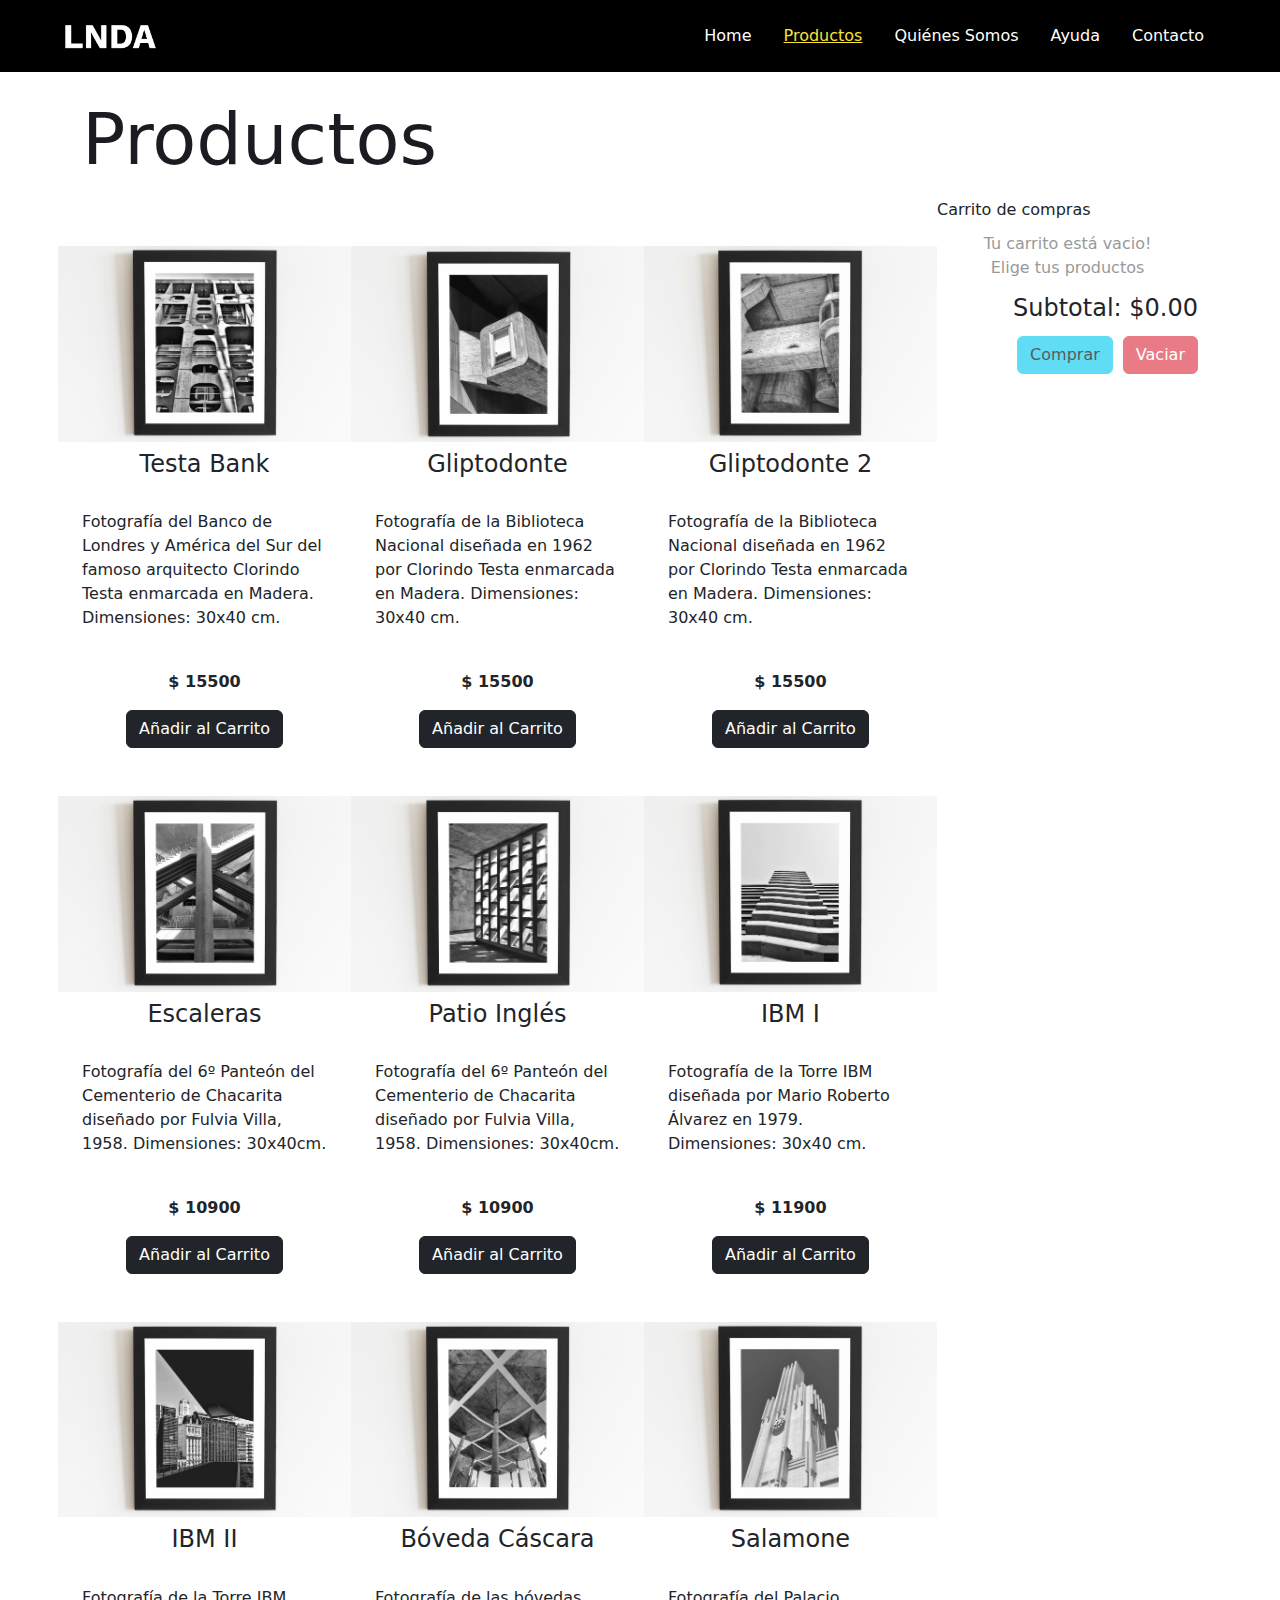
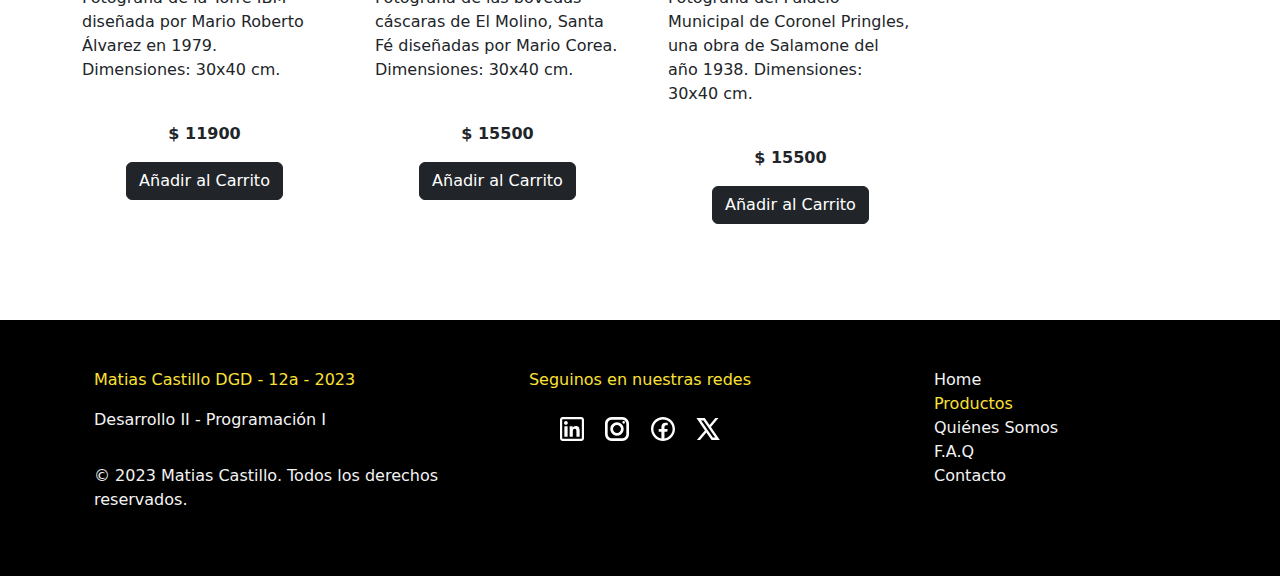
<file: productos.html>
<!DOCTYPE html>
<html lang="es">

<head>
  <meta charset="UTF-8">
  <meta name="viewport" content="width=device-width, initial-scale=1.0">
  <title>Productos</title>

  
  <!-- Google Fonts-->

  <link rel="preconnect" href="https://fonts.googleapis.com">
  <link rel="preconnect" href="https://fonts.gstatic.com" crossorigin>
  <link
    href="https://fonts.googleapis.com/css2?family=Kanit:wght@200;400&family=Poppins:wght@400;500;600&family=Raleway&family=Work+Sans:wght@300;400;600;700&display=swap"
    rel="stylesheet">

  <!-- Bootstrap -->
  <link rel="stylesheet" href="vendors/bootstrap/css/bootstrap.min.css">

  <!-- Smart Cart-->
  <link rel="stylesheet" href="vendors/jquery.smartcart/dist/css/smart_cart.min.css">


  <!-- Mis estilos -->
  <link rel="stylesheet" href="css/estilos.css">

  <!--- Favicon --->
  <link rel="icon" href="https://img.icons8.com/windows/32/000000/planet-globe.png" type="image/png">
  
</head>

<body>

  <header>
    <nav class="navbar navbar-expand-lg bg-black sticky-top ">
      <div class="container-fluid">
        <a class="navbar-brand ms-5" href="#">
          <img src="img/logo_lnda.png" width="100px" alt="Logo" class="d-inline-block align-top">
        </a>
        <button class="navbar-toggler" type="button" data-bs-toggle="collapse" data-bs-target="#navbarNav"
          aria-controls="navbarNav" aria-expanded="false" aria-label="Toggle navigation">
          <span class="navbar-toggler-icon"></span>
        </button>
        <div class="collapse navbar-collapse justify-content-end me-5" id="navbarNav">
          <ul class="navbar-nav ml-auto">
            <li class="nav-item">
              <a class="nav-link  m-2" href="index.html">Home</a>
            </li>
            <li class="nav-item">
              <a class="nav-link active m-2" aria-current="page" href="productos.html">Productos</a>
            </li>
            <li class="nav-item">
              <a class="nav-link m-2" href="historia.html">Quiénes Somos</a>
            </li>
            <li class="nav-item">
              <a class="nav-link m-2" href="preguntas.html">Ayuda</a>
            </li>
            <li class="nav-item">
              <a class="nav-link m-2" href="contacto.html">Contacto</a>
            </li>
          </ul>
        </div>
      </div>
    </nav>
  </header>

  <div class="container">
    <div class="row mt-5">

      <h1 class="display-2 text-oscuro mt-5 mb-3">Productos</h1>
      <div class="col-md-9 container-fluid p-0 mt-5">

        <div id="catalogo" class="row">

        </div>

      </div>
      <div class="col-md-3">

        <div id="smartcart"></div>

      </div>

    </div>

  </div>

  <!------------- Footer ------------->

  <div class="container-fluid mt-5 bg-black">
    <div class="container">
      <footer class="row mx-auto">
        <div class="col-12 col-md-4 text-md-center text-sm-start text-claro py-5 order-md-2">
          <p class="pb-2 text-yellow">Seguinos en nuestras redes</p>
          <a href="https://www.linkedin.com/in/matiaslautarocastillo/" target="_blank" class="p-2"><img
              src="img/linkedin.svg" alt="LinkedIn" width="24px"></a>
          <a href="https://www.instagram.com/lanavedeamancio/" target="_blank" class="p-2"><img src="img/instagram.svg"
              alt="Instagram" width="24px"></a>
          <a href="https://www.facebook.com/" target="_blank" class="p-2"><img src="img/facebook.svg" alt="Facebook"
              width="24px"></a>
          <a href="https://twitter.com/?logout=1699987539025" target="_blank" class="p-2"><img src="img/twitterx.svg"
              alt="X" width="24px"></a>
        </div>
        <div class="col 12 col-md-4 text-claro py-5 order-md-1">
          <p class="text-yellow">Matias Castillo DGD - 12a - 2023</p>
          <p class="pb-3">Desarrollo II - Programación I</p>
          <p>&copy; 2023 Matias Castillo. Todos los derechos reservados.</p>
        </div>
        <div class="col-md-4 text-right text-claro py-5 d-flex justify-content-center d-none d-md-block order-md-3">
          <ul class="list-unstyled ps-5 ms-5">
            <li><a href="index.html" class="text-claro text-decoration-none">Home</a></li>
            <li><a href="productos.html" class="text-yellow text-decoration-none">Productos</a></li>
            <li><a href="historia.html" class="text-claro text-decoration-none">Quiénes Somos</a></li>
            <li><a href="preguntas.html" class="text-claro text-decoration-none">F.A.Q</a></li>
            <li><a href="contacto.html" class="text-claro text-decoration-none">Contacto</a></li>
          </ul>
        </div>
      </footer>
    </div>
  </div>





  <!-- Javascript -->
  <script src="vendors/bootstrap/js/bootstrap.bundle.min.js"></script>

  <!-- jQuery -->
  <script src="vendors/jquery-3.7.1.min.js"></script>

  <!-- Smart Cart-->
  <script src="vendors/jquery.smartcart/dist/js/jquery.smartCart.js"></script>

  <!-- Scripts -->
  <script src="js/productos.js"></script>
  <script src="js/scripts.js"></script>
</body>

</html>
</file>
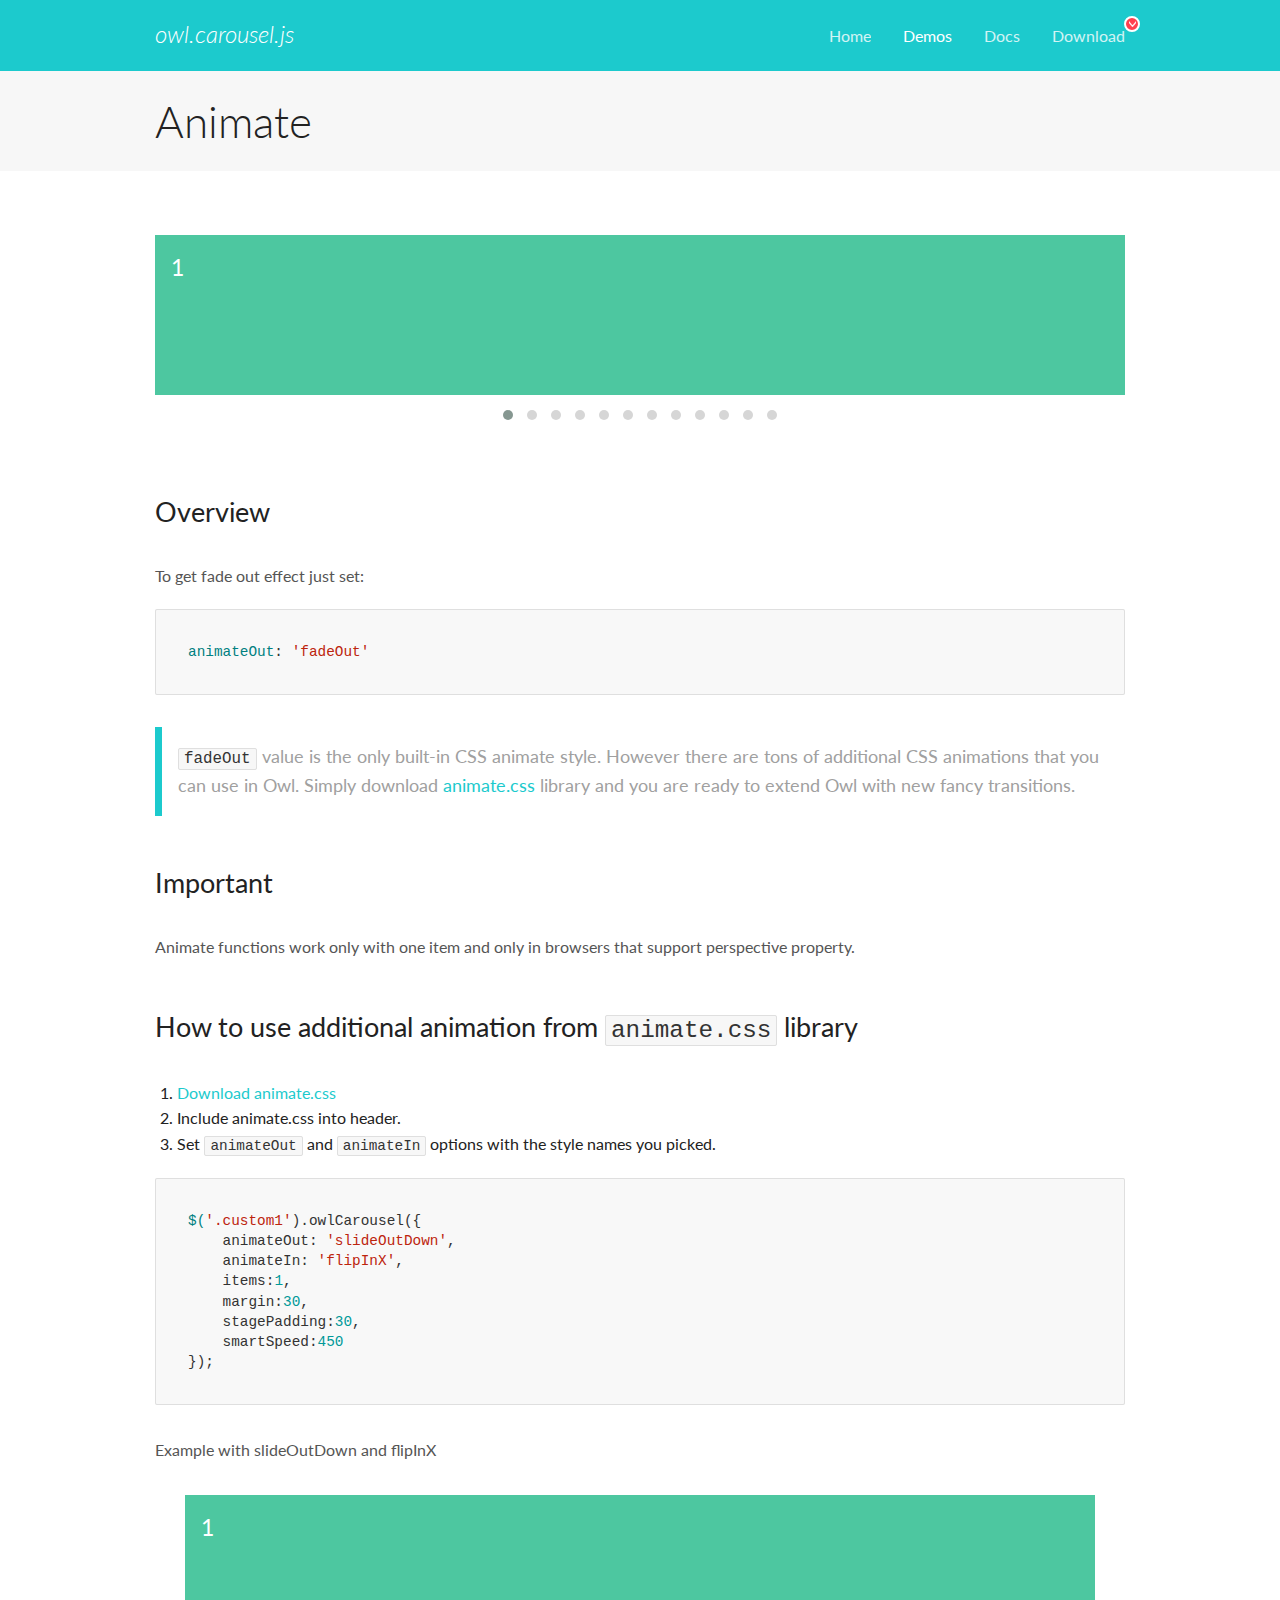
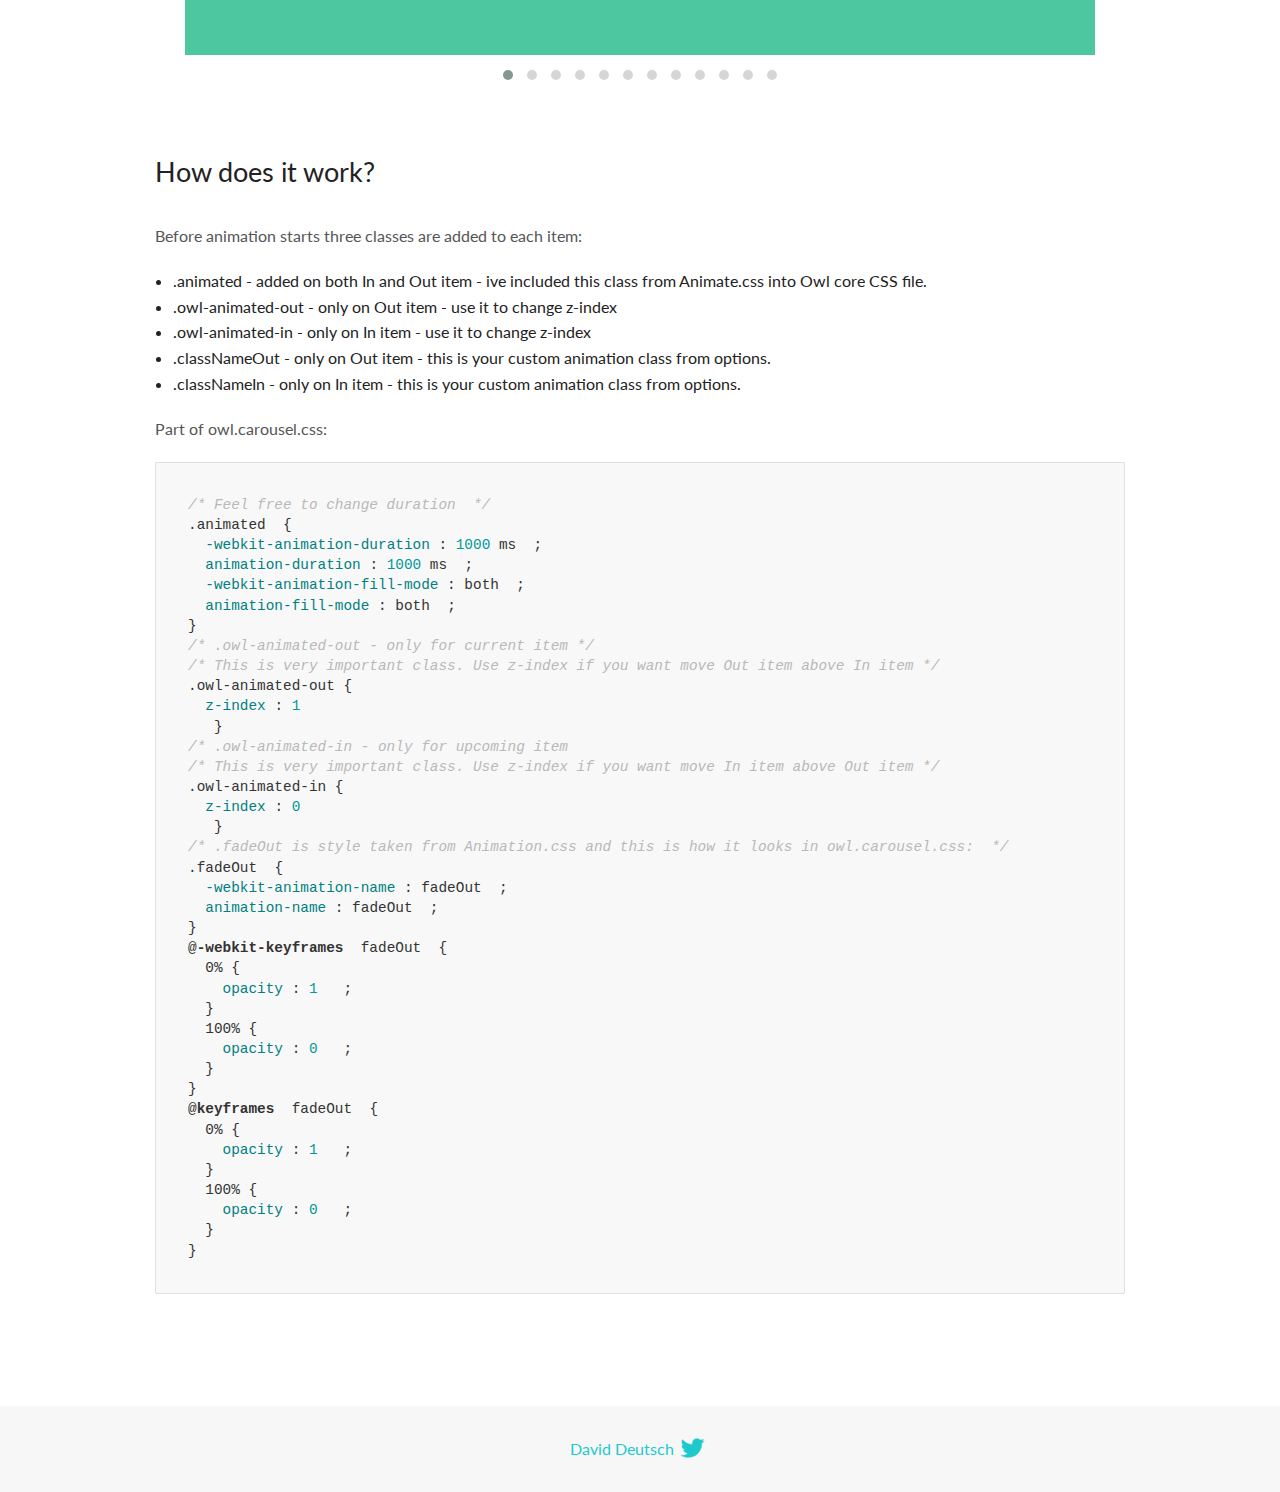
<file: vendors/OwlCarousel2-2.3.4/docs/demos/animate.html>
<!DOCTYPE html>
<html lang="en">
  <head>

    <!-- head -->
    <meta charset="utf-8">
    <meta name="msapplication-tap-highlight" content="no" />
    <meta name="viewport" content="width=device-width, initial-scale=1.0" />
    <meta name="description" content="Animate carousel">
    <meta name="author" content="David Deutsch">
    <title>
      Animate Demo | Owl Carousel | 2.3.4
    </title>

    <!-- Stylesheets -->
    <link href='https://fonts.googleapis.com/css?family=Lato:300,400,700,400italic,300italic' rel='stylesheet' type='text/css'>
    <link rel="stylesheet" href="../assets/css/docs.theme.min.css">

    <!-- Owl Stylesheets -->
    <link rel="stylesheet" href="../assets/owlcarousel/assets/owl.carousel.min.css">
    <link rel="stylesheet" href="../assets/owlcarousel/assets/owl.theme.default.min.css">

    <!-- HTML5 shim and Respond.js IE8 support of HTML5 elements and media queries -->

    <!--[if lt IE 9]>
      <script src="https://oss.maxcdn.com/libs/html5shiv/3.7.0/html5shiv.js"></script>
      <script src="https://oss.maxcdn.com/libs/respond.js/1.3.0/respond.min.js"></script>
    <![endif]-->

    <!-- Favicons -->
    <link rel="apple-touch-icon-precomposed" sizes="144x144" href="../assets/ico/apple-touch-icon-144-precomposed.png">
    <link rel="shortcut icon" href="../assets/ico/favicon.png">
    <link rel="shortcut icon" href="favicon.ico">

    <!-- Yeah i know js should not be in header. Its required for demos.-->

    <!-- javascript -->
    <script src="../assets/vendors/jquery.min.js"></script>
    <script src="../assets/owlcarousel/owl.carousel.js"></script>
  </head>
  <body>

    <!-- header -->
    <header class="header">
      <div class="row">
        <div class="large-12 columns">
          <div class="brand left">
            <h3>
              <a href="/OwlCarousel2/">owl.carousel.js</a> 
            </h3>
          </div>
          <a id="toggle-nav" class="right">
            <span></span> <span></span> <span></span> 
          </a> 
          <div class="nav-bar">
            <ul class="clearfix">
              <li> <a href="/OwlCarousel2/index.html">Home</a>  </li>
              <li class="active">
                <a href="/OwlCarousel2/demos/demos.html">Demos</a> 
              </li>
              <li> <a href="/OwlCarousel2/docs/started-welcome.html">Docs</a>  </li>
              <li>
                <a href="https://github.com/OwlCarousel2/OwlCarousel2/archive/2.3.4.zip">Download</a> 
                <span class="download"></span> 
              </li>
            </ul>
          </div>
        </div>
      </div>
    </header>

    <!-- title -->
    <section class="title">
      <div class="row">
        <div class="large-12 columns">
          <h1>Animate</h1>
        </div>
      </div>
    </section>

    <!--  Demos -->
    <section id="demos">
      <div class="row">
        <div class="large-12 columns">
          <div class="fadeOut owl-carousel owl-theme">
            <div class="item">
              <h4>1</h4>
            </div>
            <div class="item">
              <h4>2</h4>
            </div>
            <div class="item">
              <h4>3</h4>
            </div>
            <div class="item">
              <h4>4</h4>
            </div>
            <div class="item">
              <h4>5</h4>
            </div>
            <div class="item">
              <h4>6</h4>
            </div>
            <div class="item">
              <h4>7</h4>
            </div>
            <div class="item">
              <h4>8</h4>
            </div>
            <div class="item">
              <h4>9</h4>
            </div>
            <div class="item">
              <h4>10</h4>
            </div>
            <div class="item">
              <h4>11</h4>
            </div>
            <div class="item">
              <h4>12</h4>
            </div>
          </div>
          <h3 id="overview">Overview</h3>
          <p>To get fade out effect just set:</p>
          <pre><code>animateOut: &#39;fadeOut&#39;</code></pre>
          <blockquote>
            <p><code>fadeOut</code> value is the only built-in CSS animate style. However there are tons of additional CSS animations that you can use in Owl. Simply download
              <a href="https://daneden.github.io/animate.css/">animate.css</a>  library and you are ready to extend Owl with new fancy transitions.</p>
          </blockquote>
          <h3 id="important">Important</h3>
          <p>Animate functions work only with one item and only in browsers that support perspective property.</p>
          <h3 id="how-to-use-additional-animation-from-animate-css-library">How to use additional animation from <code>animate.css</code> library</h3>
          <ol>
            <li> <a href="https://daneden.github.io/animate.css/">Download animate.css</a>  </li>
            <li>Include animate.css into header.</li>
            <li>Set <code>animateOut</code> and <code>animateIn</code> options with the style names you picked.</li>
          </ol>
          <pre><code>$(&#39;.custom1&#39;).owlCarousel({
    animateOut: &#39;slideOutDown&#39;,
    animateIn: &#39;flipInX&#39;,
    items:1,
    margin:30,
    stagePadding:30,
    smartSpeed:450
});</code></pre>
          <p>Example with slideOutDown and flipInX</p>
          <div class="custom1 owl-carousel owl-theme">
            <div class="item">
              <h4>1</h4>
            </div>
            <div class="item">
              <h4>2</h4>
            </div>
            <div class="item">
              <h4>3</h4>
            </div>
            <div class="item">
              <h4>4</h4>
            </div>
            <div class="item">
              <h4>5</h4>
            </div>
            <div class="item">
              <h4>6</h4>
            </div>
            <div class="item">
              <h4>7</h4>
            </div>
            <div class="item">
              <h4>8</h4>
            </div>
            <div class="item">
              <h4>9</h4>
            </div>
            <div class="item">
              <h4>10</h4>
            </div>
            <div class="item">
              <h4>11</h4>
            </div>
            <div class="item">
              <h4>12</h4>
            </div>
          </div>
          <h3 id="how-does-it-work-">How does it work?</h3>
          <p>Before animation starts three classes are added to each item:</p>
          <ul>
            <li>.animated - added on both In and Out item - ive included this class from Animate.css into Owl core CSS file.</li>
            <li>.owl-animated-out - only on Out item - use it to change z-index</li>
            <li>.owl-animated-in - only on In item - use it to change z-index</li>
            <li>.classNameOut - only on Out item - this is your custom animation class from options.</li>
            <li>.classNameIn - only on In item - this is your custom animation class from options.</li>
          </ul>
          <p>Part of owl.carousel.css:</p>
          <pre><code class="language-css"><span class="comment">/* Feel free to change duration  */</span> 
<span class="class">.animated</span>  <span class="rules">{
  <span class="rule"><span class="attribute">-webkit-animation-duration</span> :<span class="value"> <span class="number">1000</span> ms</span> </span> ;
  <span class="rule"><span class="attribute">animation-duration</span> :<span class="value"> <span class="number">1000</span> ms</span> </span> ;
  <span class="rule"><span class="attribute">-webkit-animation-fill-mode</span> :<span class="value"> both</span> </span> ;
  <span class="rule"><span class="attribute">animation-fill-mode</span> :<span class="value"> both</span> </span> ;
<span class="rule">}</span> </span> 
<span class="comment">/* .owl-animated-out - only for current item */</span> 
<span class="comment">/* This is very important class. Use z-index if you want move Out item above In item */</span> 
<span class="class">.owl-animated-out</span> <span class="rules">{
  <span class="rule"><span class="attribute">z-index</span> :<span class="value"> <span class="number">1</span> 
</span> </span> </span> }
<span class="comment">/* .owl-animated-in - only for upcoming item
/* This is very important class. Use z-index if you want move In item above Out item */</span> 
<span class="class">.owl-animated-in</span> <span class="rules">{
  <span class="rule"><span class="attribute">z-index</span> :<span class="value"> <span class="number">0</span> 
</span> </span> </span> }
<span class="comment">/* .fadeOut is style taken from Animation.css and this is how it looks in owl.carousel.css:  */</span> 
<span class="class">.fadeOut</span>  <span class="rules">{
  <span class="rule"><span class="attribute">-webkit-animation-name</span> :<span class="value"> fadeOut</span> </span> ;
  <span class="rule"><span class="attribute">animation-name</span> :<span class="value"> fadeOut</span> </span> ;
<span class="rule">}</span> </span> 
<span class="at_rule">@<span class="keyword">-webkit-keyframes</span>  fadeOut </span> {
  0% <span class="rules">{
    <span class="rule"><span class="attribute">opacity</span> :<span class="value"> <span class="number">1</span> </span> </span> ;
  <span class="rule">}</span> </span> 
  100% <span class="rules">{
    <span class="rule"><span class="attribute">opacity</span> :<span class="value"> <span class="number">0</span> </span> </span> ;
  <span class="rule">}</span> </span> 
}
<span class="at_rule">@<span class="keyword">keyframes</span>  fadeOut </span> {
  0% <span class="rules">{
    <span class="rule"><span class="attribute">opacity</span> :<span class="value"> <span class="number">1</span> </span> </span> ;
  <span class="rule">}</span> </span> 
  100% <span class="rules">{
    <span class="rule"><span class="attribute">opacity</span> :<span class="value"> <span class="number">0</span> </span> </span> ;
  <span class="rule">}</span> </span> 
}</code></pre>
          <link rel="stylesheet" href="../assets/css/animate.css">
          <script>
            jQuery(document).ready(function($) {
              $('.fadeOut').owlCarousel({
                items: 1,
                animateOut: 'fadeOut',
                loop: true,
                margin: 10,
              });
              $('.custom1').owlCarousel({
                animateOut: 'slideOutDown',
                animateIn: 'flipInX',
                items: 1,
                margin: 30,
                stagePadding: 30,
                smartSpeed: 450
              });
            });
          </script>
        </div>
      </div>
    </section>

    <!-- footer -->
    <footer class="footer">
      <div class="row">
        <div class="large-12 columns">
          <h5>
            <a href="/OwlCarousel2/docs/support-contact.html">David Deutsch</a> 
            <a id="custom-tweet-button" href="https://twitter.com/share?url=https://github.com/OwlCarousel2/OwlCarousel2&text=Owl Carousel - This is so awesome! " target="_blank"></a> 
          </h5>
        </div>
      </div>
    </footer>

    <!-- vendors -->
    <script src="../assets/vendors/highlight.js"></script>
    <script src="../assets/js/app.js"></script>
  </body>
</html>
</file>
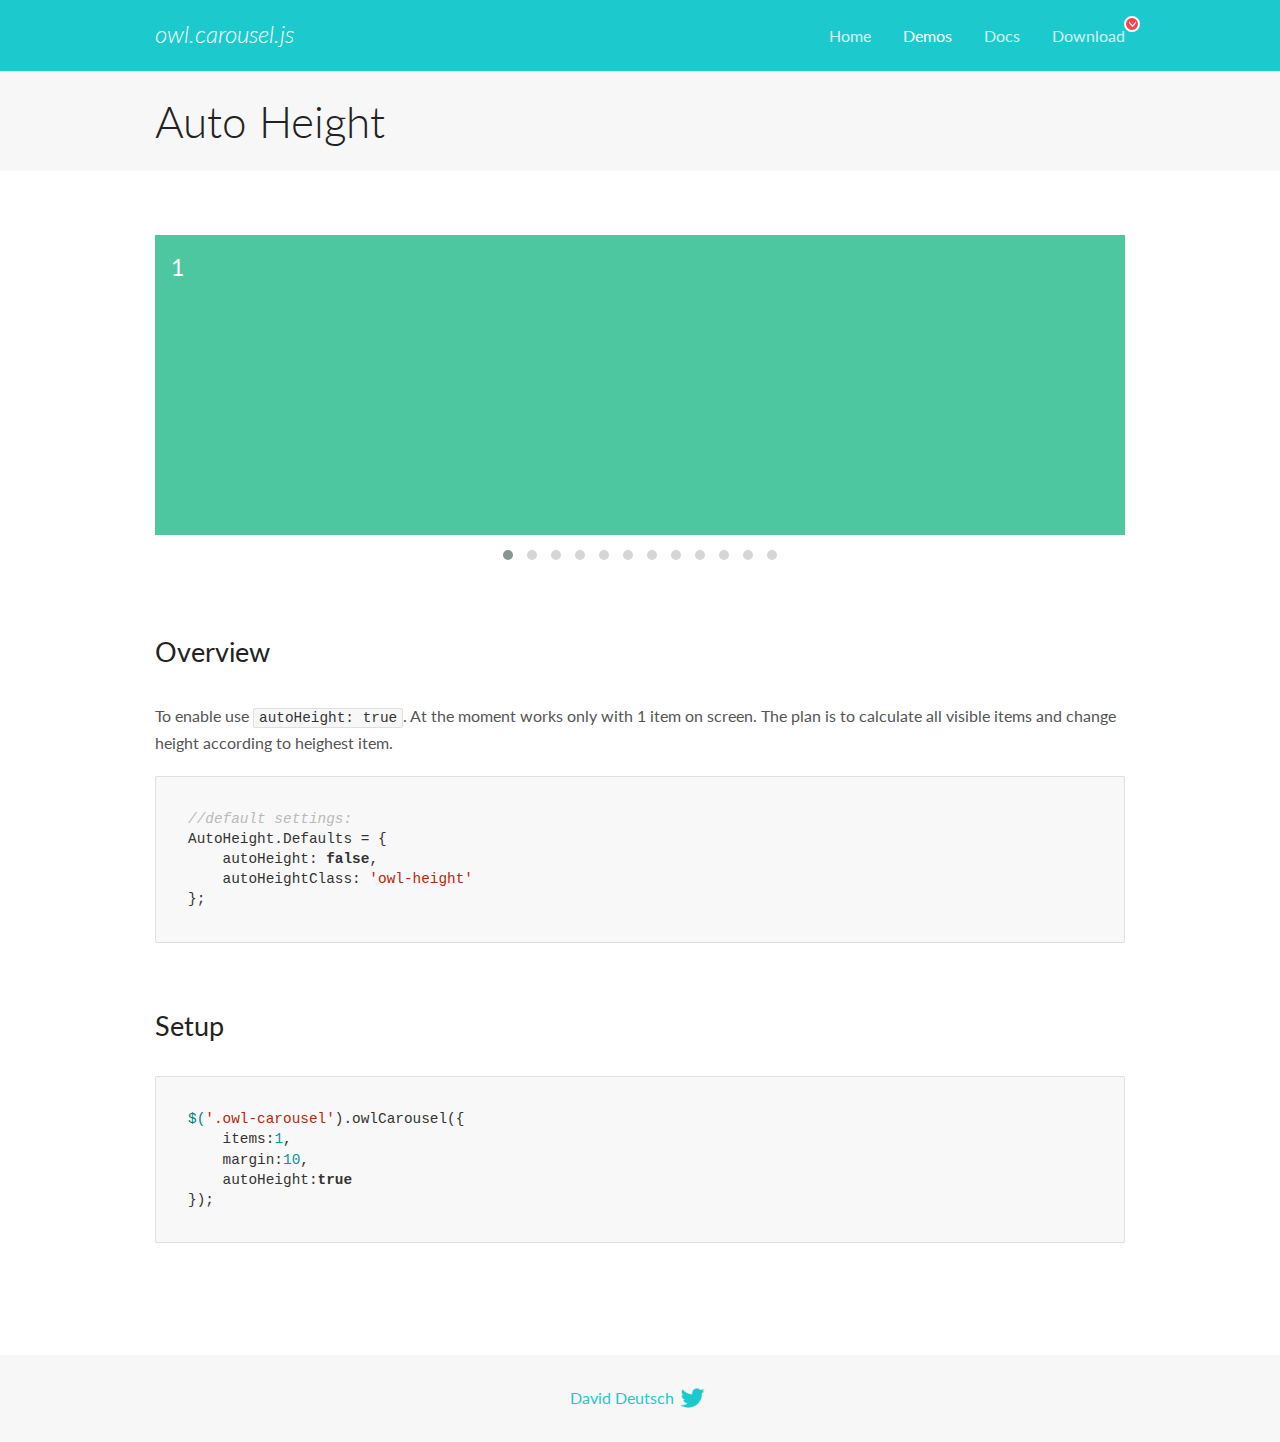
<file: vendors/OwlCarousel2-2.3.4/docs/demos/autoheight.html>
<!DOCTYPE html>
<html lang="en">
  <head>

    <!-- head -->
    <meta charset="utf-8">
    <meta name="msapplication-tap-highlight" content="no" />
    <meta name="viewport" content="width=device-width, initial-scale=1.0" />
    <meta name="description" content="autoHeight usage demo">
    <meta name="author" content="David Deutsch">
    <title>
      Auto Height Demo | Owl Carousel | 2.3.4
    </title>

    <!-- Stylesheets -->
    <link href='https://fonts.googleapis.com/css?family=Lato:300,400,700,400italic,300italic' rel='stylesheet' type='text/css'>
    <link rel="stylesheet" href="../assets/css/docs.theme.min.css">

    <!-- Owl Stylesheets -->
    <link rel="stylesheet" href="../assets/owlcarousel/assets/owl.carousel.min.css">
    <link rel="stylesheet" href="../assets/owlcarousel/assets/owl.theme.default.min.css">

    <!-- HTML5 shim and Respond.js IE8 support of HTML5 elements and media queries -->

    <!--[if lt IE 9]>
      <script src="https://oss.maxcdn.com/libs/html5shiv/3.7.0/html5shiv.js"></script>
      <script src="https://oss.maxcdn.com/libs/respond.js/1.3.0/respond.min.js"></script>
    <![endif]-->

    <!-- Favicons -->
    <link rel="apple-touch-icon-precomposed" sizes="144x144" href="../assets/ico/apple-touch-icon-144-precomposed.png">
    <link rel="shortcut icon" href="../assets/ico/favicon.png">
    <link rel="shortcut icon" href="favicon.ico">

    <!-- Yeah i know js should not be in header. Its required for demos.-->

    <!-- javascript -->
    <script src="../assets/vendors/jquery.min.js"></script>
    <script src="../assets/owlcarousel/owl.carousel.js"></script>
  </head>
  <body>

    <!-- header -->
    <header class="header">
      <div class="row">
        <div class="large-12 columns">
          <div class="brand left">
            <h3>
              <a href="/OwlCarousel2/">owl.carousel.js</a> 
            </h3>
          </div>
          <a id="toggle-nav" class="right">
            <span></span> <span></span> <span></span> 
          </a> 
          <div class="nav-bar">
            <ul class="clearfix">
              <li> <a href="/OwlCarousel2/index.html">Home</a>  </li>
              <li class="active">
                <a href="/OwlCarousel2/demos/demos.html">Demos</a> 
              </li>
              <li> <a href="/OwlCarousel2/docs/started-welcome.html">Docs</a>  </li>
              <li>
                <a href="https://github.com/OwlCarousel2/OwlCarousel2/archive/2.3.4.zip">Download</a> 
                <span class="download"></span> 
              </li>
            </ul>
          </div>
        </div>
      </div>
    </header>

    <!-- title -->
    <section class="title">
      <div class="row">
        <div class="large-12 columns">
          <h1>Auto Height</h1>
        </div>
      </div>
    </section>

    <!--  Demos -->
    <section id="demos">
      <div class="row">
        <div class="large-12 columns">
          <div class="owl-carousel owl-theme">
            <div class="item" style="height:300px">
              <h4>1</h4>
            </div>
            <div class="item" style="height:100px">
              <h4>2</h4>
            </div>
            <div class="item" style="height:500px">
              <h4>3</h4>
            </div>
            <div class="item" style="height:250px">
              <h4>4</h4>
            </div>
            <div class="item" style="height:400px">
              <h4>5</h4>
            </div>
            <div class="item" style="height:500px">
              <h4>6</h4>
            </div>
            <div class="item" style="height:600px">
              <h4>7</h4>
            </div>
            <div class="item" style="height:400px">
              <h4>8</h4>
            </div>
            <div class="item" style="height:300px">
              <h4>9</h4>
            </div>
            <div class="item" style="height:350px">
              <h4>10</h4>
            </div>
            <div class="item" style="height:200px">
              <h4>11</h4>
            </div>
            <div class="item" style="height:150px">
              <h4>12</h4>
            </div>
          </div>
          <h3 id="overview">Overview</h3>
          <p>To enable use <code>autoHeight: true</code>. At the moment works only with 1 item on screen. The plan is to calculate all visible items and change height according to heighest item.</p>
          <pre><code>//default settings:
AutoHeight.Defaults = {
    autoHeight: false,
    autoHeightClass: &#39;owl-height&#39;
};</code></pre>
          <h3 id="setup">Setup</h3>
          <pre><code>$(&#39;.owl-carousel&#39;).owlCarousel({
    items:1,
    margin:10,
    autoHeight:true
});</code></pre>
          <script>
            $(document).ready(function() {
              $('.owl-carousel').owlCarousel({
                items: 1,
                margin: 10,
                autoHeight: true
              });
            })
          </script>
        </div>
      </div>
    </section>

    <!-- footer -->
    <footer class="footer">
      <div class="row">
        <div class="large-12 columns">
          <h5>
            <a href="/OwlCarousel2/docs/support-contact.html">David Deutsch</a> 
            <a id="custom-tweet-button" href="https://twitter.com/share?url=https://github.com/OwlCarousel2/OwlCarousel2&text=Owl Carousel - This is so awesome! " target="_blank"></a> 
          </h5>
        </div>
      </div>
    </footer>

    <!-- vendors -->
    <script src="../assets/vendors/highlight.js"></script>
    <script src="../assets/js/app.js"></script>
  </body>
</html>
</file>
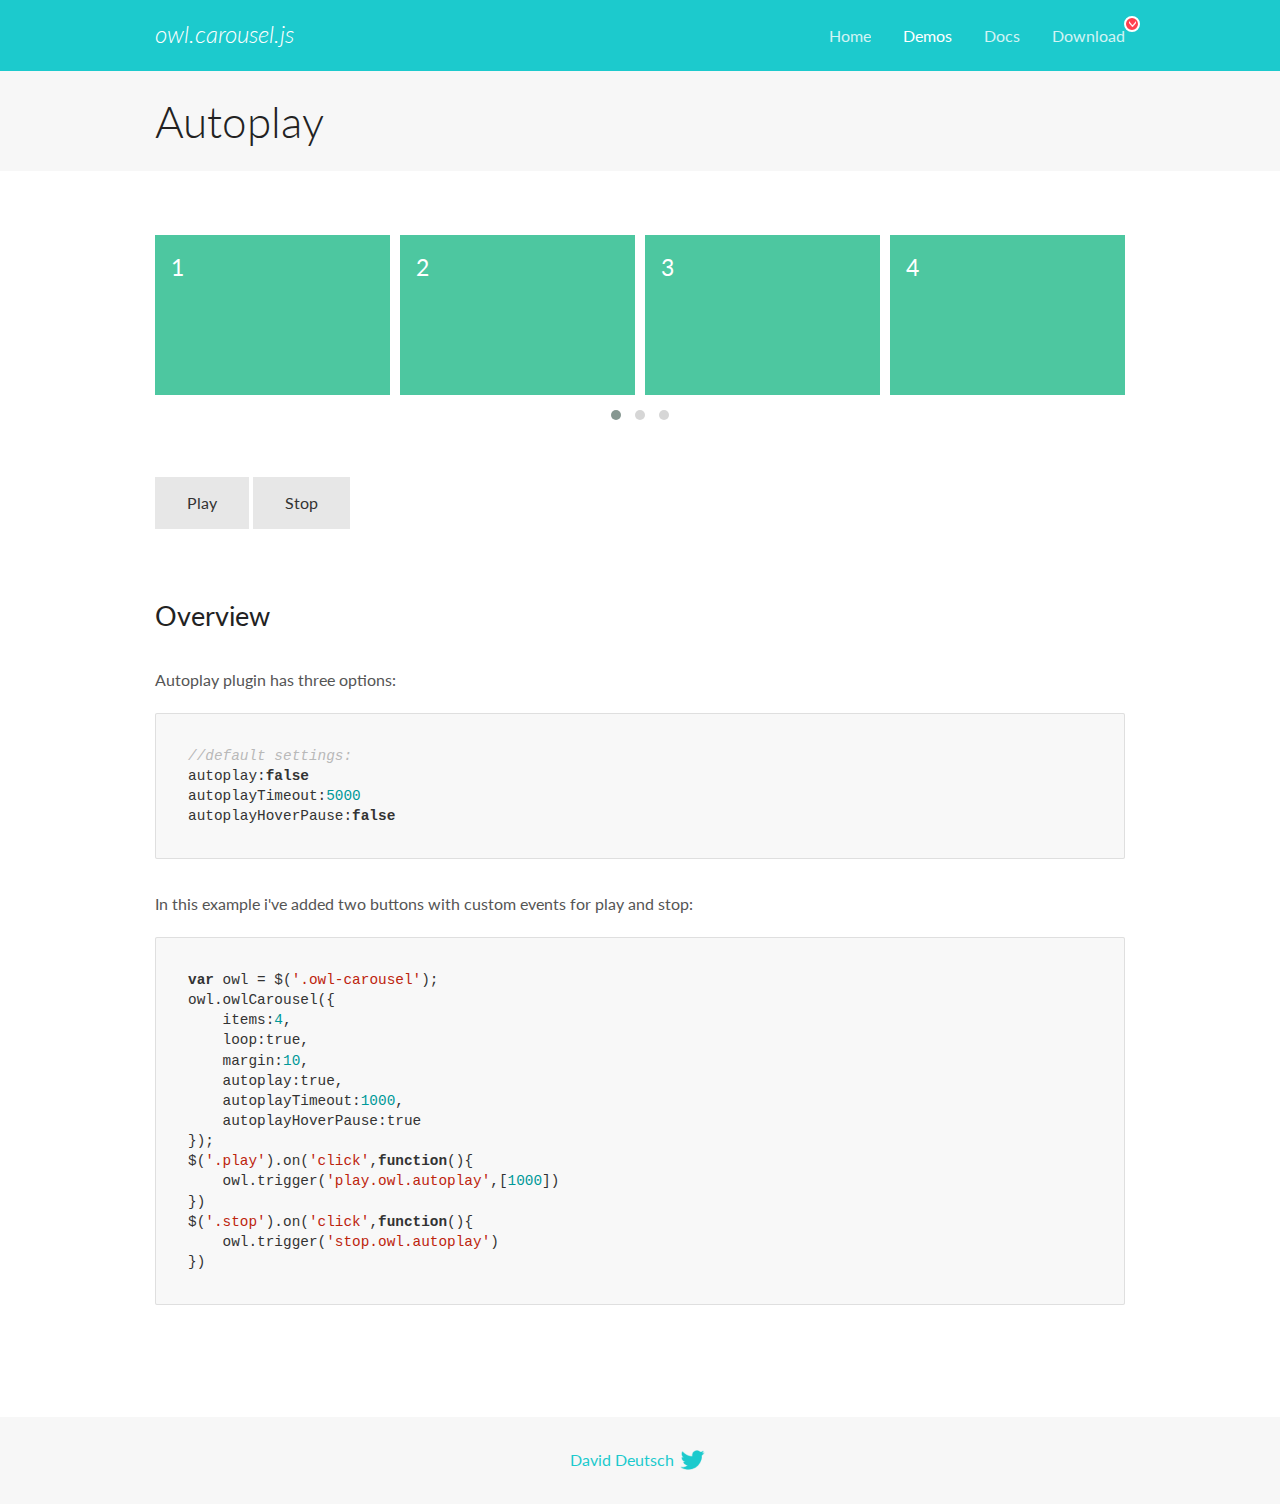
<file: vendors/OwlCarousel2-2.3.4/docs/demos/autoplay.html>
<!DOCTYPE html>
<html lang="en">
  <head>

    <!-- head -->
    <meta charset="utf-8">
    <meta name="msapplication-tap-highlight" content="no" />
    <meta name="viewport" content="width=device-width, initial-scale=1.0" />
    <meta name="description" content="Autoplay usage demo">
    <meta name="author" content="David Deutsch">
    <title>
      Autoplay Demo | Owl Carousel | 2.3.4
    </title>

    <!-- Stylesheets -->
    <link href='https://fonts.googleapis.com/css?family=Lato:300,400,700,400italic,300italic' rel='stylesheet' type='text/css'>
    <link rel="stylesheet" href="../assets/css/docs.theme.min.css">

    <!-- Owl Stylesheets -->
    <link rel="stylesheet" href="../assets/owlcarousel/assets/owl.carousel.min.css">
    <link rel="stylesheet" href="../assets/owlcarousel/assets/owl.theme.default.min.css">

    <!-- HTML5 shim and Respond.js IE8 support of HTML5 elements and media queries -->

    <!--[if lt IE 9]>
      <script src="https://oss.maxcdn.com/libs/html5shiv/3.7.0/html5shiv.js"></script>
      <script src="https://oss.maxcdn.com/libs/respond.js/1.3.0/respond.min.js"></script>
    <![endif]-->

    <!-- Favicons -->
    <link rel="apple-touch-icon-precomposed" sizes="144x144" href="../assets/ico/apple-touch-icon-144-precomposed.png">
    <link rel="shortcut icon" href="../assets/ico/favicon.png">
    <link rel="shortcut icon" href="favicon.ico">

    <!-- Yeah i know js should not be in header. Its required for demos.-->

    <!-- javascript -->
    <script src="../assets/vendors/jquery.min.js"></script>
    <script src="../assets/owlcarousel/owl.carousel.js"></script>
  </head>
  <body>

    <!-- header -->
    <header class="header">
      <div class="row">
        <div class="large-12 columns">
          <div class="brand left">
            <h3>
              <a href="/OwlCarousel2/">owl.carousel.js</a> 
            </h3>
          </div>
          <a id="toggle-nav" class="right">
            <span></span> <span></span> <span></span> 
          </a> 
          <div class="nav-bar">
            <ul class="clearfix">
              <li> <a href="/OwlCarousel2/index.html">Home</a>  </li>
              <li class="active">
                <a href="/OwlCarousel2/demos/demos.html">Demos</a> 
              </li>
              <li> <a href="/OwlCarousel2/docs/started-welcome.html">Docs</a>  </li>
              <li>
                <a href="https://github.com/OwlCarousel2/OwlCarousel2/archive/2.3.4.zip">Download</a> 
                <span class="download"></span> 
              </li>
            </ul>
          </div>
        </div>
      </div>
    </header>

    <!-- title -->
    <section class="title">
      <div class="row">
        <div class="large-12 columns">
          <h1>Autoplay</h1>
        </div>
      </div>
    </section>

    <!--  Demos -->
    <section id="demos">
      <div class="row">
        <div class="large-12 columns">
          <div class="owl-carousel owl-theme">
            <div class="item">
              <h4>1</h4>
            </div>
            <div class="item">
              <h4>2</h4>
            </div>
            <div class="item">
              <h4>3</h4>
            </div>
            <div class="item">
              <h4>4</h4>
            </div>
            <div class="item">
              <h4>5</h4>
            </div>
            <div class="item">
              <h4>6</h4>
            </div>
            <div class="item">
              <h4>7</h4>
            </div>
            <div class="item">
              <h4>8</h4>
            </div>
            <div class="item">
              <h4>9</h4>
            </div>
            <div class="item">
              <h4>10</h4>
            </div>
            <div class="item">
              <h4>11</h4>
            </div>
            <div class="item">
              <h4>12</h4>
            </div>
          </div>
          <a class="button secondary play">Play</a> 
          <a class="button secondary stop">Stop</a> 
          <h3 id="overview">Overview</h3>
          <p>Autoplay plugin has three options:</p>
          <pre><code>//default settings:
autoplay:false
autoplayTimeout:5000
autoplayHoverPause:false</code></pre>
          <p>In this example i&#39;ve added two buttons with custom events for play and stop:</p>
          <pre><code>var owl = $(&#39;.owl-carousel&#39;);
owl.owlCarousel({
    items:4,
    loop:true,
    margin:10,
    autoplay:true,
    autoplayTimeout:1000,
    autoplayHoverPause:true
});
$(&#39;.play&#39;).on(&#39;click&#39;,function(){
    owl.trigger(&#39;play.owl.autoplay&#39;,[1000])
})
$(&#39;.stop&#39;).on(&#39;click&#39;,function(){
    owl.trigger(&#39;stop.owl.autoplay&#39;)
})</code></pre>
          <script>
            $(document).ready(function() {
              var owl = $('.owl-carousel');
              owl.owlCarousel({
                items: 4,
                loop: true,
                margin: 10,
                autoplay: true,
                autoplayTimeout: 1000,
                autoplayHoverPause: true
              });
              $('.play').on('click', function() {
                owl.trigger('play.owl.autoplay', [1000])
              })
              $('.stop').on('click', function() {
                owl.trigger('stop.owl.autoplay')
              })
            })
          </script>
        </div>
      </div>
    </section>

    <!-- footer -->
    <footer class="footer">
      <div class="row">
        <div class="large-12 columns">
          <h5>
            <a href="/OwlCarousel2/docs/support-contact.html">David Deutsch</a> 
            <a id="custom-tweet-button" href="https://twitter.com/share?url=https://github.com/OwlCarousel2/OwlCarousel2&text=Owl Carousel - This is so awesome! " target="_blank"></a> 
          </h5>
        </div>
      </div>
    </footer>

    <!-- vendors -->
    <script src="../assets/vendors/highlight.js"></script>
    <script src="../assets/js/app.js"></script>
  </body>
</html>
</file>
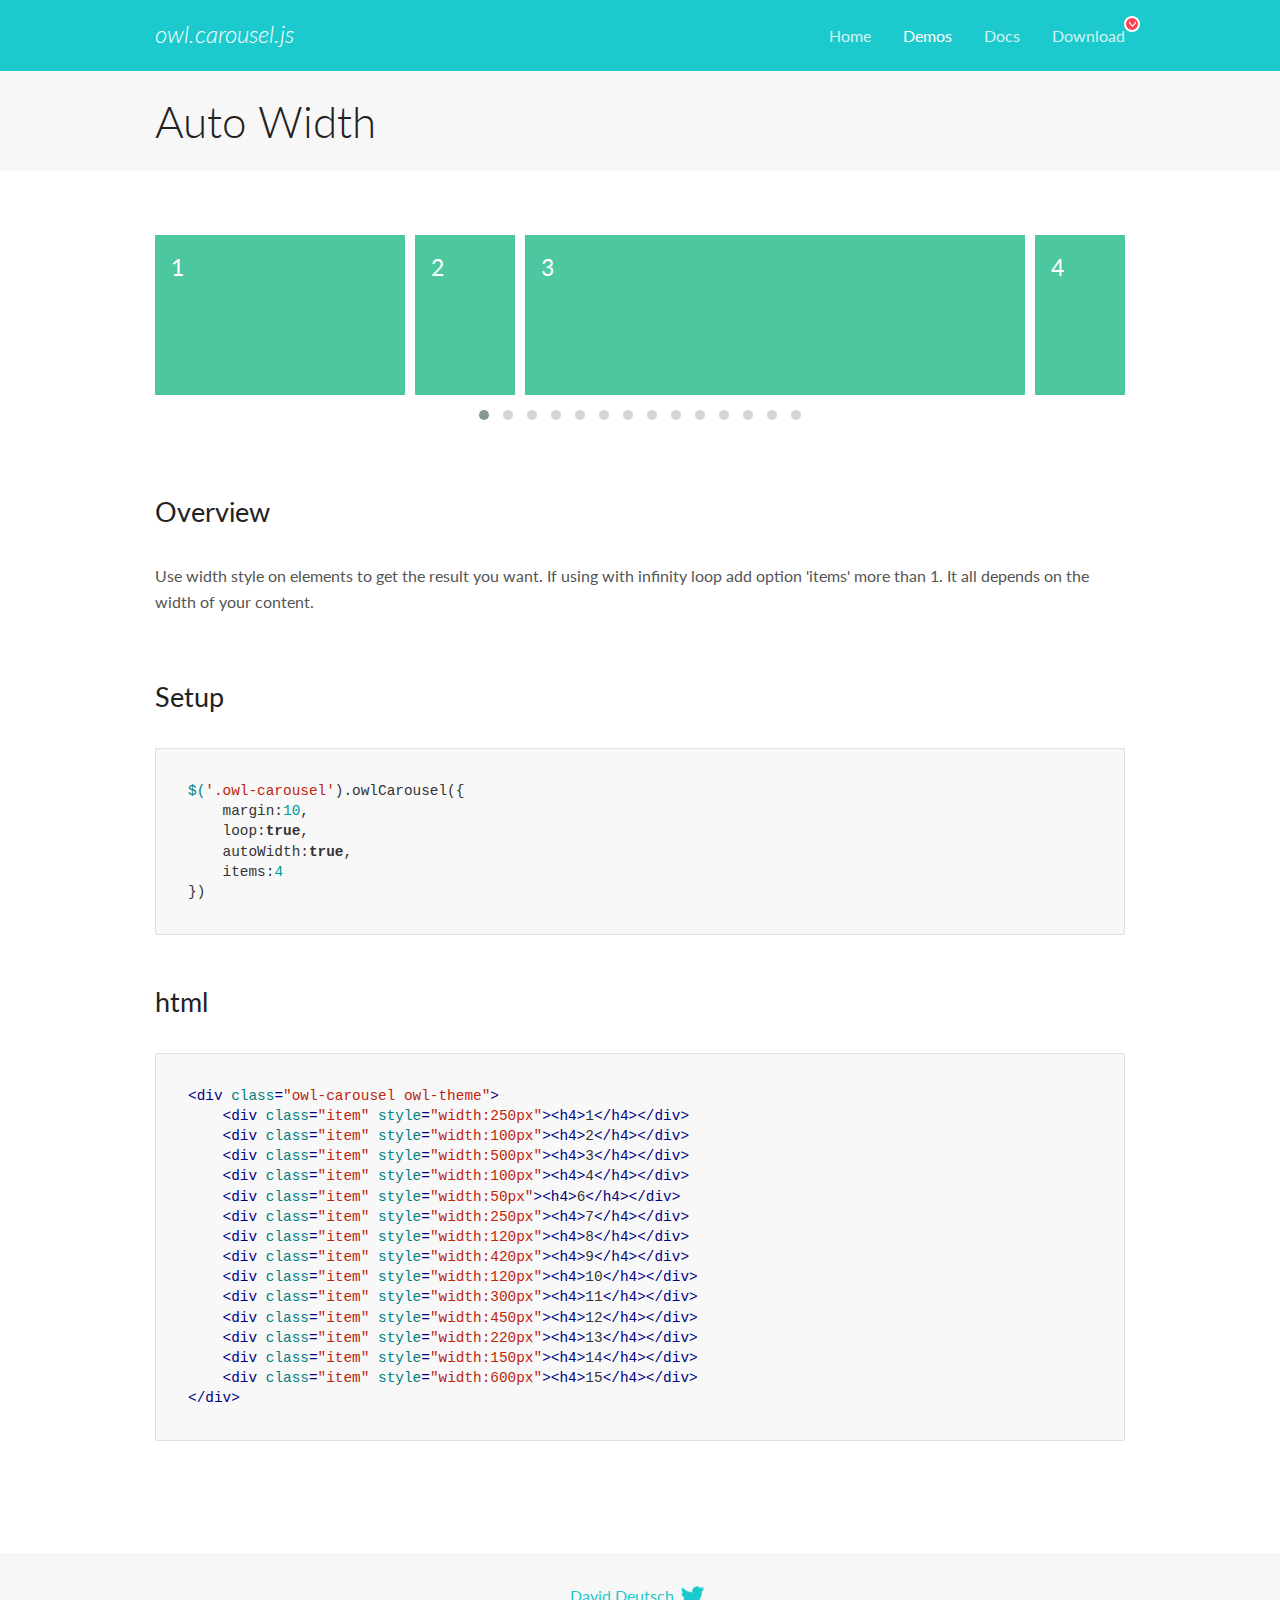
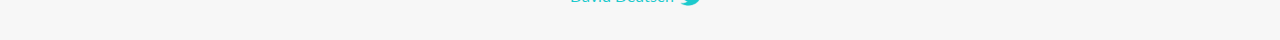
<file: vendors/OwlCarousel2-2.3.4/docs/demos/autowidth.html>
<!DOCTYPE html>
<html lang="en">
  <head>

    <!-- head -->
    <meta charset="utf-8">
    <meta name="msapplication-tap-highlight" content="no" />
    <meta name="viewport" content="width=device-width, initial-scale=1.0" />
    <meta name="description" content="Auto Width">
    <meta name="author" content="David Deutsch">
    <title>
      Auto Width Demo | Owl Carousel | 2.3.4
    </title>

    <!-- Stylesheets -->
    <link href='https://fonts.googleapis.com/css?family=Lato:300,400,700,400italic,300italic' rel='stylesheet' type='text/css'>
    <link rel="stylesheet" href="../assets/css/docs.theme.min.css">

    <!-- Owl Stylesheets -->
    <link rel="stylesheet" href="../assets/owlcarousel/assets/owl.carousel.min.css">
    <link rel="stylesheet" href="../assets/owlcarousel/assets/owl.theme.default.min.css">

    <!-- HTML5 shim and Respond.js IE8 support of HTML5 elements and media queries -->

    <!--[if lt IE 9]>
      <script src="https://oss.maxcdn.com/libs/html5shiv/3.7.0/html5shiv.js"></script>
      <script src="https://oss.maxcdn.com/libs/respond.js/1.3.0/respond.min.js"></script>
    <![endif]-->

    <!-- Favicons -->
    <link rel="apple-touch-icon-precomposed" sizes="144x144" href="../assets/ico/apple-touch-icon-144-precomposed.png">
    <link rel="shortcut icon" href="../assets/ico/favicon.png">
    <link rel="shortcut icon" href="favicon.ico">

    <!-- Yeah i know js should not be in header. Its required for demos.-->

    <!-- javascript -->
    <script src="../assets/vendors/jquery.min.js"></script>
    <script src="../assets/owlcarousel/owl.carousel.js"></script>
  </head>
  <body>

    <!-- header -->
    <header class="header">
      <div class="row">
        <div class="large-12 columns">
          <div class="brand left">
            <h3>
              <a href="/OwlCarousel2/">owl.carousel.js</a> 
            </h3>
          </div>
          <a id="toggle-nav" class="right">
            <span></span> <span></span> <span></span> 
          </a> 
          <div class="nav-bar">
            <ul class="clearfix">
              <li> <a href="/OwlCarousel2/index.html">Home</a>  </li>
              <li class="active">
                <a href="/OwlCarousel2/demos/demos.html">Demos</a> 
              </li>
              <li> <a href="/OwlCarousel2/docs/started-welcome.html">Docs</a>  </li>
              <li>
                <a href="https://github.com/OwlCarousel2/OwlCarousel2/archive/2.3.4.zip">Download</a> 
                <span class="download"></span> 
              </li>
            </ul>
          </div>
        </div>
      </div>
    </header>

    <!-- title -->
    <section class="title">
      <div class="row">
        <div class="large-12 columns">
          <h1>Auto Width</h1>
        </div>
      </div>
    </section>

    <!--  Demos -->
    <section id="demos">
      <div class="row">
        <div class="large-12 columns">
          <div class="owl-carousel owl-theme">
            <div class="item" style="width:250px">
              <h4>1</h4>
            </div>
            <div class="item" style="width:100px">
              <h4>2</h4>
            </div>
            <div class="item" style="width:500px">
              <h4>3</h4>
            </div>
            <div class="item" style="width:100px">
              <h4>4</h4>
            </div>
            <div class="item" style="width:50px">
              <h4>6</h4>
            </div>
            <div class="item" style="width:250px">
              <h4>7</h4>
            </div>
            <div class="item" style="width:120px">
              <h4>8</h4>
            </div>
            <div class="item" style="width:420px">
              <h4>9</h4>
            </div>
            <div class="item" style="width:120px">
              <h4>10</h4>
            </div>
            <div class="item" style="width:300px">
              <h4>11</h4>
            </div>
            <div class="item" style="width:450px">
              <h4>12</h4>
            </div>
            <div class="item" style="width:220px">
              <h4>13</h4>
            </div>
            <div class="item" style="width:150px">
              <h4>14</h4>
            </div>
            <div class="item" style="width:600px">
              <h4>15</h4>
            </div>
          </div>
          <h3 id="overview">Overview</h3>
          <p>Use width style on elements to get the result you want. If using with infinity loop add option &#39;items&#39; more than 1. It all depends on the width of your content.</p>
          <h3 id="setup">Setup</h3>
          <pre><code>$(&#39;.owl-carousel&#39;).owlCarousel({
    margin:10,
    loop:true,
    autoWidth:true,
    items:4
})</code></pre>
          <h3 id="html">html</h3>
          <pre><code>&lt;div class=&quot;owl-carousel owl-theme&quot;&gt;
    &lt;div class=&quot;item&quot; style=&quot;width:250px&quot;&gt;&lt;h4&gt;1&lt;/h4&gt;&lt;/div&gt;
    &lt;div class=&quot;item&quot; style=&quot;width:100px&quot;&gt;&lt;h4&gt;2&lt;/h4&gt;&lt;/div&gt;
    &lt;div class=&quot;item&quot; style=&quot;width:500px&quot;&gt;&lt;h4&gt;3&lt;/h4&gt;&lt;/div&gt;
    &lt;div class=&quot;item&quot; style=&quot;width:100px&quot;&gt;&lt;h4&gt;4&lt;/h4&gt;&lt;/div&gt;
    &lt;div class=&quot;item&quot; style=&quot;width:50px&quot;&gt;&lt;h4&gt;6&lt;/h4&gt;&lt;/div&gt;
    &lt;div class=&quot;item&quot; style=&quot;width:250px&quot;&gt;&lt;h4&gt;7&lt;/h4&gt;&lt;/div&gt;
    &lt;div class=&quot;item&quot; style=&quot;width:120px&quot;&gt;&lt;h4&gt;8&lt;/h4&gt;&lt;/div&gt;
    &lt;div class=&quot;item&quot; style=&quot;width:420px&quot;&gt;&lt;h4&gt;9&lt;/h4&gt;&lt;/div&gt;
    &lt;div class=&quot;item&quot; style=&quot;width:120px&quot;&gt;&lt;h4&gt;10&lt;/h4&gt;&lt;/div&gt;
    &lt;div class=&quot;item&quot; style=&quot;width:300px&quot;&gt;&lt;h4&gt;11&lt;/h4&gt;&lt;/div&gt;
    &lt;div class=&quot;item&quot; style=&quot;width:450px&quot;&gt;&lt;h4&gt;12&lt;/h4&gt;&lt;/div&gt;
    &lt;div class=&quot;item&quot; style=&quot;width:220px&quot;&gt;&lt;h4&gt;13&lt;/h4&gt;&lt;/div&gt;
    &lt;div class=&quot;item&quot; style=&quot;width:150px&quot;&gt;&lt;h4&gt;14&lt;/h4&gt;&lt;/div&gt;
    &lt;div class=&quot;item&quot; style=&quot;width:600px&quot;&gt;&lt;h4&gt;15&lt;/h4&gt;&lt;/div&gt;
&lt;/div&gt;</code></pre>
          <script>
            $(document).ready(function() {
              $('.owl-carousel').owlCarousel({
                margin: 10,
                loop: true,
                autoWidth: true,
                items: 4
              })
            })
          </script>
        </div>
      </div>
    </section>

    <!-- footer -->
    <footer class="footer">
      <div class="row">
        <div class="large-12 columns">
          <h5>
            <a href="/OwlCarousel2/docs/support-contact.html">David Deutsch</a> 
            <a id="custom-tweet-button" href="https://twitter.com/share?url=https://github.com/OwlCarousel2/OwlCarousel2&text=Owl Carousel - This is so awesome! " target="_blank"></a> 
          </h5>
        </div>
      </div>
    </footer>

    <!-- vendors -->
    <script src="../assets/vendors/highlight.js"></script>
    <script src="../assets/js/app.js"></script>
  </body>
</html>
</file>
<file: css/estilos.css>
.body {
	font-family: 'Work Sans' , sans-serif;
}

header {
    background-image: url(../img/bg/fondo1.jpg);
    background-attachment: fixed;
    background-repeat: no-repeat;
    background-position: center;
}

.btn-yellow {
    background-color: #FBE134;
    transition: background-color 0.3s, color 0.3s, border-color 0.3s;
}

.btn-yellow:hover {
    background-color: #1b1c22;
    color: #FBE134;
    border: 2px solid #FBE134;
}

.border-yellow {
	border: 1px solid #FBE134;
}

.text-yellow {
    color: #FBE134;
}

.text-claro {
	color: #F3F3F3;
}

.bg-oscuro {
    background: linear-gradient(90deg, rgba(0,0,0,1) 0%, rgba(36,38,46,1) 50%, rgba(27,28,34,1) 100%);
}

.text-oscuro {
	color: #1b1c22;
}

.navbar-nav a.nav-link {
    color: #fffffc;
}

.navbar-nav a.nav-link.active,
.navbar-nav a.nav-link:hover {
    text-decoration: underline;
    color: #FBE134;
}

.navbar {
    position: fixed;
    top: 0;
    left: 0;
    width: 100%;
    z-index: 1000; /* Asegura que esté por encima de otros elementos */
}

.bg-img {
	/* Agrega aquí la URL de tu imagen de fondo */
	background-image: url('../img/bg/fondo2.jpg');
	background-size: cover;
	background-position: center;
	
  }

  .border-yellow {
	border: 2px solid #FBE134;
  }
  
  .border-bottom-yellow {
	border-bottom: 2px solid #FBE134;
  }

.bg-card {
	background-color: rgba(255, 255, 255, 0.01);
}



/* ---------------------- Galeria --------------------------------*/

.card {
    position: relative;
    overflow: hidden;
}

.card-overlay {
    position: absolute;
    top: 0;
    left: 0;
    width: 100%;
    height: 100%;
    background: rgba(0, 0, 0, 0.6); /* Fondo negro semitransparente */
    color: #fff; /* Color del texto en la superposición */
    opacity: 0; /* Ocultar inicialmente la superposición */
    transition: opacity 0.3s; /* Transición de opacidad suave */
}

.card:hover .card-overlay {
    opacity: 1; /* Mostrar la superposición al pasar el cursor */
}

.custom-card {
    border: 3px solid #000; /* Línea divisoria de 2 píxel negra */
    border-radius: 0; /* Eliminar bordes redondeados */
    margin: 0; /* Eliminar los márgenes entre las tarjetas */
}
.custom-card .card-img-top {
    border-radius: 0;
}

/*Flecha para hacer la pagina hacia arriba*/
.ir-arriba{
	background-repeat:no-repeat;
	font-size:20px;
	color:black;
	cursor:pointer;
	position:fixed;
	bottom:10px;
	right:10px;
	z-index:2;
  }

/* ------------------------- F.A.Q --------------------------------------*/

/* Cambiar el color y estilo de la flecha en el acordeón en Bootstrap 5 
.accordion-button::after {
	content: "\25BC"; /* Código Unicode para la flecha hacia abajo 
	color: white; /* Cambia este color al que desees para que se vea en fondos oscuros 
	float: right; /* Alinea la flecha a la derecha 
	transition: transform 0.3s; /* Agregar transición suave a la rotación 
	transform: rotate(0deg); /* Inicialmente no rotada 
	margin-right: 10px; /* Añade un espacio entre el texto y la flecha 
  }

  .accordion-button.collapsed::after {
	content: "\25B2"; /* Código Unicode para la flecha hacia arriba cuando el acordeón está colapsado 
	transform: rotate(180deg); /* Rotar 180 grados cuando está colapsado 
  } */


/* -------------------------- CSS de Contacto -------------------------------- */

#contact-form input[type="text"],
#contact-form input[type="email"],
#contact-form input[type="tel"],
#contact-form input[type="url"],
#contact-form textarea,
#contact-form button[type="submit"] 
#contact-form {
	text-shadow:0 1px 0 #FFF;
	border-radius:4px;
	-webkit-border-radius:4px;
	-moz-border-radius:4px;
	background:#24262E;
	padding:25px;
}
#contact-form h3 {
	color:#FBE134;
	display:block;
	font-size:28px;
}
#contact-form h4 {
	margin:5px 0 15px;
	display:block;
	font-size:13px;
}
#contact-form label span {
	cursor:pointer;
	color:#FBE134;
	display:block;
	margin:5px 0;
	font-weight:900;
}
#contact-form input[type="text"],
#contact-form input[type="email"],
#contact-form input[type="tel"],
#contact-form input[type="url"],
#contact-form textarea {
	width:100%;
	box-shadow:inset 0 1px 2px #DDD, 0 1px 0 #FFF;
	-webkit-box-shadow:inset 0 1px 2px #DDD, 0 1px 0 #FFF;
	-moz-box-shadow:inset 0 1px 2px #DDD, 0 1px 0 #FFF;
	border:1px solid #CCC;
	background:#FFF;
	margin:0 0 5px;
	padding:10px;
	border-radius:5px;
}
#contact-form input[type="text"]:hover,
#contact-form input[type="email"]:hover,
#contact-form input[type="tel"]:hover,
#contact-form input[type="url"]:hover,
#contact-form textarea:hover {
	-webkit-transition:border-color 0.3s ease-in-out;
	-moz-transition:border-color 0.3s ease-in-out;
	transition:border-color 0.3s ease-in-out;
	border:1px solid #AAA;
}
#contact-form textarea {
	height:100px;
	max-width:100%;
}
#contact-form button[type="submit"] {
	cursor:pointer;
	width:100%;
	border:none;
	background:#FBE134;
	background-image:linear-gradient(bottom, #FBE134 0%, #FBE134 52%);
	background-image:-moz-linear-gradient(bottom, #FBE134 0%, #FBE134 52%);
	background-image:-webkit-linear-gradient(bottom, #FBE134 0%, #FBE134 52%);
	color:#0B0C0C;
	margin:0 0 5px;
	padding:10px;
	border-radius:5px;
}
#contact-form button[type="submit"]:hover {
	background-image:linear-gradient(bottom, #fbe034b7 0%, #fbe034b7 52%);
	background-image:-moz-linear-gradient(bottom, #fbe034b7 0%, #fbe034b7 52%);
	background-image:-webkit-linear-gradient(bottom, #fbe034b7 0%, #fbe034b7 52%);
	-webkit-transition:background 0.3s ease-in-out;
	-moz-transition:background 0.3s ease-in-out;
	transition:background-color 0.3s ease-in-out;
}
#contact-form button[type="submit"]:active {
	box-shadow:inset 0 1px 3px rgba(0,0,0,0.5);
}
#contact-form input:focus,
#contact-form textarea:focus {
	outline:0;
	border:1px solid #999;
}
::-webkit-input-placeholder {
    color:#888;
}
:-moz-placeholder {
    color:#888;
}
::-moz-placeholder {
    color:#888;
}
:-ms-input-placeholder {
    color:#888;
}
</file>
<file: vendors/nivo-slider/themes/default/default.css>
/*
Skin Name: Nivo Slider Default Theme
Skin URI: http://nivo.dev7studios.com
Description: The default skin for the Nivo Slider.
Version: 1.3
Author: Gilbert Pellegrom
Author URI: http://dev7studios.com
Supports Thumbs: true
*/

.theme-default .nivoSlider {
	position:relative;
	background:#fff url(loading.gif) no-repeat 50% 50%;
    margin-bottom:10px;
    -webkit-box-shadow: 0px 1px 5px 0px #4a4a4a;
    -moz-box-shadow: 0px 1px 5px 0px #4a4a4a;
    box-shadow: 0px 1px 5px 0px #4a4a4a;
}
.theme-default .nivoSlider img {
	position:absolute;
	top:0px;
	left:0px;
	display:none;
}
.theme-default .nivoSlider a {
	border:0;
	display:block;
}

.theme-default .nivo-controlNav {
	text-align: center;
	padding: 20px 0;
}
.theme-default .nivo-controlNav a {
	display:inline-block;
	width:22px;
	height:22px;
	background:url(bullets.png) no-repeat;
	text-indent:-9999px;
	border:0;
	margin: 0 2px;
}
.theme-default .nivo-controlNav a.active {
	background-position:0 -22px;
}

.theme-default .nivo-directionNav a {
	display:block;
	width:30px;
	height:30px;
	background:url(arrows.png) no-repeat;
	text-indent:-9999px;
	border:0;
	opacity: 0;
	-webkit-transition: all 200ms ease-in-out;
    -moz-transition: all 200ms ease-in-out;
    -o-transition: all 200ms ease-in-out;
    transition: all 200ms ease-in-out;
}
.theme-default:hover .nivo-directionNav a { opacity: 1; }
.theme-default a.nivo-nextNav {
	background-position:-30px 0;
	right:15px;
}
.theme-default a.nivo-prevNav {
	left:15px;
}

.theme-default .nivo-caption {
    font-family: Helvetica, Arial, sans-serif;
}
.theme-default .nivo-caption a {
    color:#fff;
    border-bottom:1px dotted #fff;
}
.theme-default .nivo-caption a:hover {
    color:#fff;
}

.theme-default .nivo-controlNav.nivo-thumbs-enabled {
	width: 100%;
}
.theme-default .nivo-controlNav.nivo-thumbs-enabled a {
	width: auto;
	height: auto;
	background: none;
	margin-bottom: 5px;
}
.theme-default .nivo-controlNav.nivo-thumbs-enabled img {
	display: block;
	width: 120px;
	height: auto;
}
</file>
<file: vendors/nivo-slider/themes/light/light.css>
/*
Skin Name: Nivo Slider Light Theme
Skin URI: http://nivo.dev7studios.com
Description: A light skin for the Nivo Slider.
Version: 1.0
Author: Gilbert Pellegrom
Author URI: http://dev7studios.com
Supports Thumbs: true
*/

.theme-light.slider-wrapper {
    background: #fff;
    padding: 10px;
}
.theme-light .nivoSlider {
	position:relative;
	background:#fff url(loading.gif) no-repeat 50% 50%;
    margin-bottom:10px;
    overflow: visible;
}
.theme-light .nivoSlider img {
	position:absolute;
	top:0px;
	left:0px;
	display:none;
}
.theme-light .nivoSlider a {
	border:0;
	display:block;
}

.theme-light .nivo-controlNav {
	text-align: left;
	padding: 0;
	position: relative;
	z-index: 10;
}
.theme-light .nivo-controlNav a {
	display:inline-block;
	width:10px;
	height:10px;
	background:url(bullets.png) no-repeat;
	text-indent:-9999px;
	border:0;
	margin: 0 2px;
}
.theme-light .nivo-controlNav a.active {
	background-position:0 100%;
}

.theme-light .nivo-directionNav a {
	display:block;
	width:30px;
	height:30px;
	background: url(arrows.png) no-repeat;
	text-indent:-9999px;
	border:0;
	top: auto;
	bottom: -36px;
	z-index: 11;
}
.theme-light .nivo-directionNav a:hover {
    background-color: #eee;
    -webkit-border-radius: 2px;
    -moz-border-radius: 2px;
    border-radius: 2px;
}
.theme-light a.nivo-nextNav {
	background-position:160% 50%;
	right:0px;
}
.theme-light a.nivo-prevNav {
    background-position:-60% 50%;
    left: auto;
	right: 35px;
}

.theme-light .nivo-caption {
    font-family: Helvetica, Arial, sans-serif;
}
.theme-light .nivo-caption a {
    color:#fff;
    border-bottom:1px dotted #fff;
}
.theme-light .nivo-caption a:hover {
    color:#fff;
}

.theme-light .nivo-controlNav.nivo-thumbs-enabled {
	width: 80%;
}
.theme-light .nivo-controlNav.nivo-thumbs-enabled a {
	width: auto;
	height: auto;
	background: none;
	margin-bottom: 5px;
}
.theme-light .nivo-controlNav.nivo-thumbs-enabled img {
	display: block;
	width: 120px;
	height: auto;
}
</file>
<file: vendors/nivo-slider/themes/dark/dark.css>
/*
Skin Name: Nivo Slider Dark Theme
Skin URI: http://nivo.dev7studios.com
Description: A dark skin for the Nivo Slider.
Version: 1.0
Author: Gilbert Pellegrom
Author URI: http://dev7studios.com
Supports Thumbs: true
*/

.theme-dark.slider-wrapper {
    background: #222;
    padding: 10px;
}
.theme-dark .nivoSlider {
	position:relative;
	background:#fff url(loading.gif) no-repeat 50% 50%;
    margin-bottom:10px;
    overflow: visible;
}
.theme-dark .nivoSlider img {
	position:absolute;
	top:0px;
	left:0px;
	display:none;
}
.theme-dark .nivoSlider a {
	border:0;
	display:block;
}

.theme-dark .nivo-controlNav {
	text-align: left;
	padding: 0;
	position: relative;
	z-index: 10;
}
.theme-dark .nivo-controlNav a {
	display:inline-block;
	width:10px;
	height:10px;
	background:url(bullets.png) no-repeat 0 2px;
	text-indent:-9999px;
	border:0;
	margin: 0 2px;
}
.theme-dark .nivo-controlNav a.active {
	background-position:0 100%;
}

.theme-dark .nivo-directionNav a {
	display:block;
	width:30px;
	height:30px;
	background: url(arrows.png) no-repeat;
	text-indent:-9999px;
	border:0;
	top: auto;
	bottom: -36px;
	z-index: 11;
}
.theme-dark .nivo-directionNav a:hover {
    background-color: #333;
    -webkit-border-radius: 2px;
    -moz-border-radius: 2px;
    border-radius: 2px;
}
.theme-dark a.nivo-nextNav {
	background-position:-16px 50%;
	right:0px;
}
.theme-dark a.nivo-prevNav {
    background-position:11px 50%;
    left: auto;
	right: 35px;
}

.theme-dark .nivo-caption {
    font-family: Helvetica, Arial, sans-serif;
}
.theme-dark .nivo-caption a {
    color:#fff;
    border-bottom:1px dotted #fff;
}
.theme-dark .nivo-caption a:hover {
    color:#fff;
}

.theme-dark .nivo-controlNav.nivo-thumbs-enabled {
	width: 80%;
}
.theme-dark .nivo-controlNav.nivo-thumbs-enabled a {
	width: auto;
	height: auto;
	background: none;
	margin-bottom: 5px;
}
.theme-dark .nivo-controlNav.nivo-thumbs-enabled img {
	display: block;
	width: 120px;
	height: auto;
}
</file>
<file: vendors/nivo-slider/themes/bar/bar.css>
/*
Skin Name: Nivo Slider Bar Theme
Skin URI: http://nivo.dev7studios.com
Description: The bottom bar skin for the Nivo Slider.
Version: 1.0
Author: Gilbert Pellegrom
Author URI: http://dev7studios.com
Supports Thumbs: false
*/

.theme-bar.slider-wrapper {
    position: relative;
    border: 1px solid #333;
    overflow: hidden;
}
.theme-bar .nivoSlider {
	position:relative;
	background:#fff url(loading.gif) no-repeat 50% 50%;
}
.theme-bar .nivoSlider img {
	position:absolute;
	top:0px;
	left:0px;
	display:none;
}
.theme-bar .nivoSlider a {
	border:0;
	display:block;
}

.theme-bar .nivo-controlNav {
    position: absolute;
    left: 0;
    bottom: -41px;
    z-index: 10;
    width: 100%;
    height: 30px;
	text-align: center;
	padding: 5px 0;
	border-top: 1px solid #333;
	background: #333;
    background: -moz-linear-gradient(top,  #565656 0%, #333333 100%); /* FF3.6+ */
    background: -webkit-gradient(linear, left top, left bottom, color-stop(0%,#565656), color-stop(100%,#333333)); /* Chrome,Safari4+ */
    background: -webkit-linear-gradient(top,  #565656 0%,#333333 100%); /* Chrome10+,Safari5.1+ */
    background: -o-linear-gradient(top,  #565656 0%,#333333 100%); /* Opera 11.10+ */
    background: -ms-linear-gradient(top,  #565656 0%,#333333 100%); /* IE10+ */
    background: linear-gradient(to bottom,  #565656 0%,#333333 100%); /* W3C */
    filter: progid:DXImageTransform.Microsoft.gradient( startColorstr='#565656', endColorstr='#333333',GradientType=0 ); /* IE6-9 */
    opacity: 0.5;
    -webkit-transition: all 200ms ease-in-out;
    -moz-transition: all 200ms ease-in-out;
    -o-transition: all 200ms ease-in-out;
    transition: all 200ms ease-in-out;
}
.theme-bar:hover .nivo-controlNav {
    bottom: 0;
    opacity: 1;
}
.theme-bar .nivo-controlNav a {
	display:inline-block;
	width:22px;
	height:22px;
	background:url(bullets.png) no-repeat;
	text-indent:-9999px;
	border:0;
	margin: 5px 2px 0 2px;
}
.theme-bar .nivo-controlNav a.active {
	background-position:0 -22px;
}

.theme-bar .nivo-directionNav a {
	display:block;
	border:0;
	color: #fff;
	text-transform: uppercase;
	top: auto;
	bottom: 10px;
	z-index: 11;
	font-family: "Helvetica Neue", Helvetica, Arial, sans-serif;
	font-size: 13px;
	line-height: 20px;
	opacity: 0.5;
    -webkit-transition: all 200ms ease-in-out;
    -moz-transition: all 200ms ease-in-out;
    -o-transition: all 200ms ease-in-out;
    transition: all 200ms ease-in-out;
}
.theme-bar a.nivo-nextNav { right: -50px; }
.theme-bar a.nivo-prevNav { left: -50px; }
.theme-bar:hover a.nivo-nextNav { 
    right: 15px; 
    opacity: 1;
}
.theme-bar:hover a.nivo-prevNav { 
    left: 15px; 
    opacity: 1;
}
.theme-bar .nivo-directionNav a:hover { color: #ddd; }

.theme-bar .nivo-caption {
    font-family: Helvetica, Arial, sans-serif;
    -webkit-transition: all 200ms ease-in-out;
    -moz-transition: all 200ms ease-in-out;
    -o-transition: all 200ms ease-in-out;
    transition: all 200ms ease-in-out;
}
.theme-bar:hover .nivo-caption {
    bottom: 41px;
}
.theme-bar .nivo-caption a {
    color:#fff;
    border-bottom:1px dotted #fff;
}
.theme-bar .nivo-caption a:hover {
    color:#fff;
}

.theme-bar .nivo-controlNav.nivo-thumbs-enabled {
	width: 100%;
}
.theme-bar .nivo-controlNav.nivo-thumbs-enabled a {
	width: auto;
	height: auto;
	background: none;
	margin-bottom: 5px;
}
.theme-bar .nivo-controlNav.nivo-thumbs-enabled img {
	display: block;
	width: 120px;
	height: auto;
}
</file>
<file: vendors/nivo-slider/demo/style.css>
/*=================================*/
/* Nivo Slider Demo
/* November 2010
/* By: Gilbert Pellegrom
/* http://dev7studios.com
/*=================================*/

/*====================*/
/*=== Reset Styles ===*/
/*====================*/
html, body, div, span, applet, object, iframe,
h1, h2, h3, h4, h5, h6, p, blockquote, pre,
a, abbr, acronym, address, big, cite, code,
del, dfn, em, font, img, ins, kbd, q, s, samp,
small, strike, strong, sub, sup, tt, var,
dl, dt, dd, ol, ul, li,
fieldset, form, label, legend,
table, caption, tbody, tfoot, thead, tr, th, td {
	margin:0;
	padding:0;
	border:0;
	outline:0;
	font-weight:inherit;
	font-style:inherit;
	font-size:100%;
	font-family:inherit;
	vertical-align:baseline;
}
body {
	line-height:1;
	color:black;
	background:white;
}
table {
	border-collapse:separate;
	border-spacing:0;
}
caption, th, td {
	text-align:left;
	font-weight:normal;
}
blockquote:before, blockquote:after,
q:before, q:after {
	content:"";
}
blockquote, q {
	quotes:"" "";
}
/* HTML5 tags */
header, section, footer,
aside, nav, article, figure {
	display: block;
}

/*===================*/
/*=== Main Styles ===*/
/*===================*/
body {
	font:14px/1.6 Georgia, Palatino, Palatino Linotype, Times, Times New Roman, serif;
	color:#333;
	background:#eee;
}

a, a:visited {
	color:blue;
	text-decoration:none;
}
a:hover, a:active {
	color:#000;
	text-decoration:none;
}

#dev7link {
    position:absolute;
    top:0;
    left:50px;
    background:url(images/dev7logo.png) no-repeat;
    width:60px;
    height:67px;
    border:0;
    display:block;
    text-indent:-9999px;
}

.slider-wrapper { 
	width: 80%; 
	margin: 100px auto;
}

/*====================*/
/*=== Other Styles ===*/
/*====================*/
.clear {
	clear:both;
}
</file>
<file: vendors/jquery.smartcart/dist/css/smart_cart.min.css>
/*! 
 * jQuery Smart Cart v3.x
 * The smart interactive jQuery Shopping Cart plugin with PayPal payment support
 * http://www.techlaboratory.net/smartcart
 *
 * Created by Dipu Raj
 * http://dipuraj.me
 *
 * Licensed under the terms of the MIT License
 * https://github.com/techlab/SmartCart/blob/master/LICENSE
 */.sc-cart-item-list{min-height:50px}.sc-cart-remove{background:0 0;border:none;font-size:20px;position:absolute;top:0;right:0}.sc-cart-remove:hover{color:red}.sc-cart-empty-msg{color:#999;margin:0;padding:10px;text-align:center}.sc-cart-item-qty{width:55px;border-radius:3px;font-size:12px;padding:4px 0 3px 6px;color:#555;background-color:#fff;background-image:none;border:1px solid #ccc;-webkit-box-shadow:0 1px 1px rgba(0,0,0,.075) inset;box-shadow:0 1px 1px rgba(0,0,0,.075) inset;-webkit-transition:border-color .15s ease-in-out 0s,-webkit-box-shadow .15s ease-in-out 0s;transition:border-color .15s ease-in-out 0s,-webkit-box-shadow .15s ease-in-out 0s;transition:border-color .15s ease-in-out 0s,box-shadow .15s ease-in-out 0s;transition:border-color .15s ease-in-out 0s,box-shadow .15s ease-in-out 0s,-webkit-box-shadow .15s ease-in-out 0s}.sc-cart-item-summary{text-align:right;margin-top:5px;padding-top:5px}.sc-cart-summary{text-align:right;font-size:1.5em}.sc-cart-toolbar{margin-top:10px;text-align:right}.sc-cart-toolbar button{margin-left:5px}.sc-cart-toolbar button.disabled img{opacity:.5}.sc-cart-item img{margin-right:10px;width:60px}.sc-highlight{-webkit-animation:highlight 1s;animation:highlight 1s}@keyframes highlight{from{background:#faebcc}to{background:0 0}}@-webkit-keyframes highlight{from{background:#faebcc}to{background:0 0}}.sc-product-item{position:relative}.sc-product-item:after,.sc-product-item:before{-webkit-transition:all .2s ease-in-out 0s;transition:all .2s ease-in-out 0s}.sc-added-item{border-color:#5cb85c}.sc-added-item:after{content:"\2713 ";display:inline-block;position:absolute;top:0;right:4px;z-index:99;color:#fff;font-size:18px;font-weight:700;white-space:nowrap}.sc-added-item:before{content:"";display:inline-block;position:absolute;z-index:98;top:0;right:0;border-style:solid;border-width:0 40px 40px 0;-webkit-transform:rotate(360deg);-ms-transform:rotate(360deg);transform:rotate(360deg);border-color:rgba(255,255,255,0) #5cb85c rgba(255,255,255,0) rgba(255,255,255,0)}.sc-button-checkout-paypal{border:0;cursor:pointer;padding:0;width:170px;height:32px}
</file>
